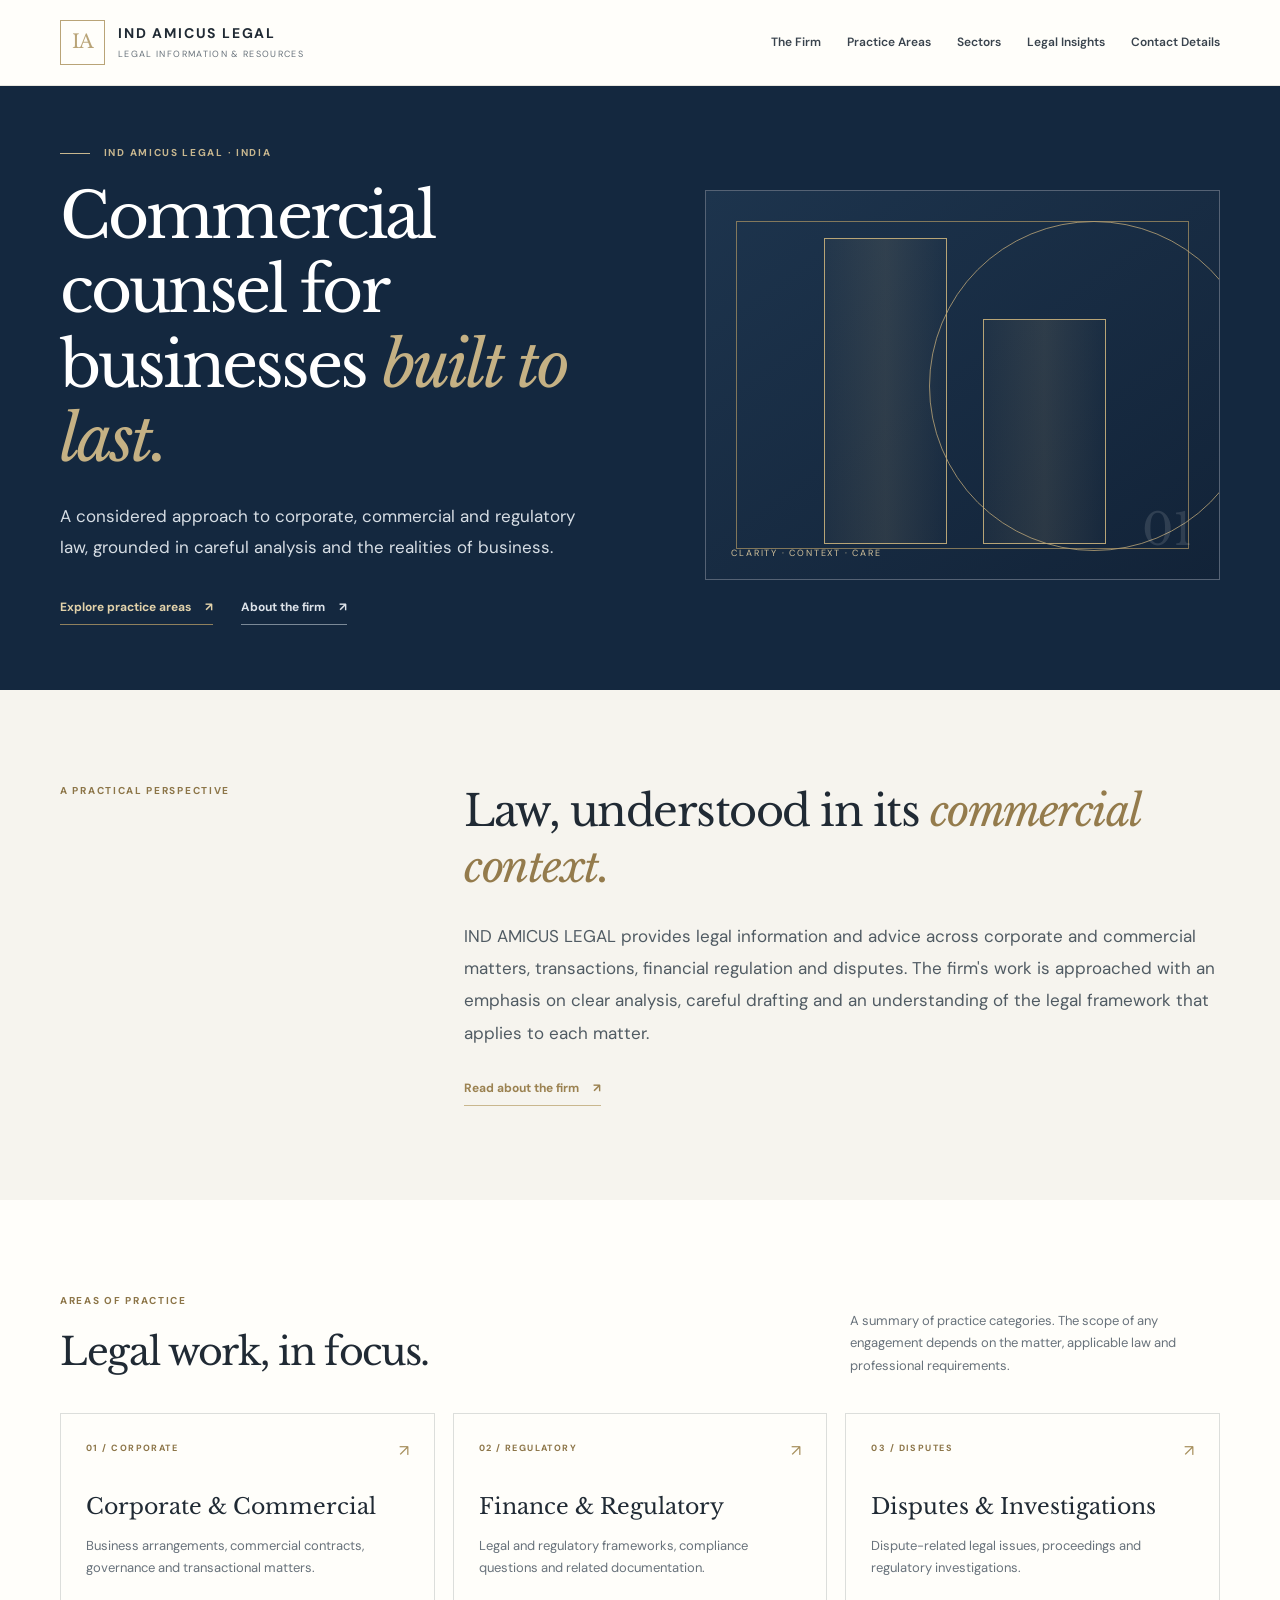
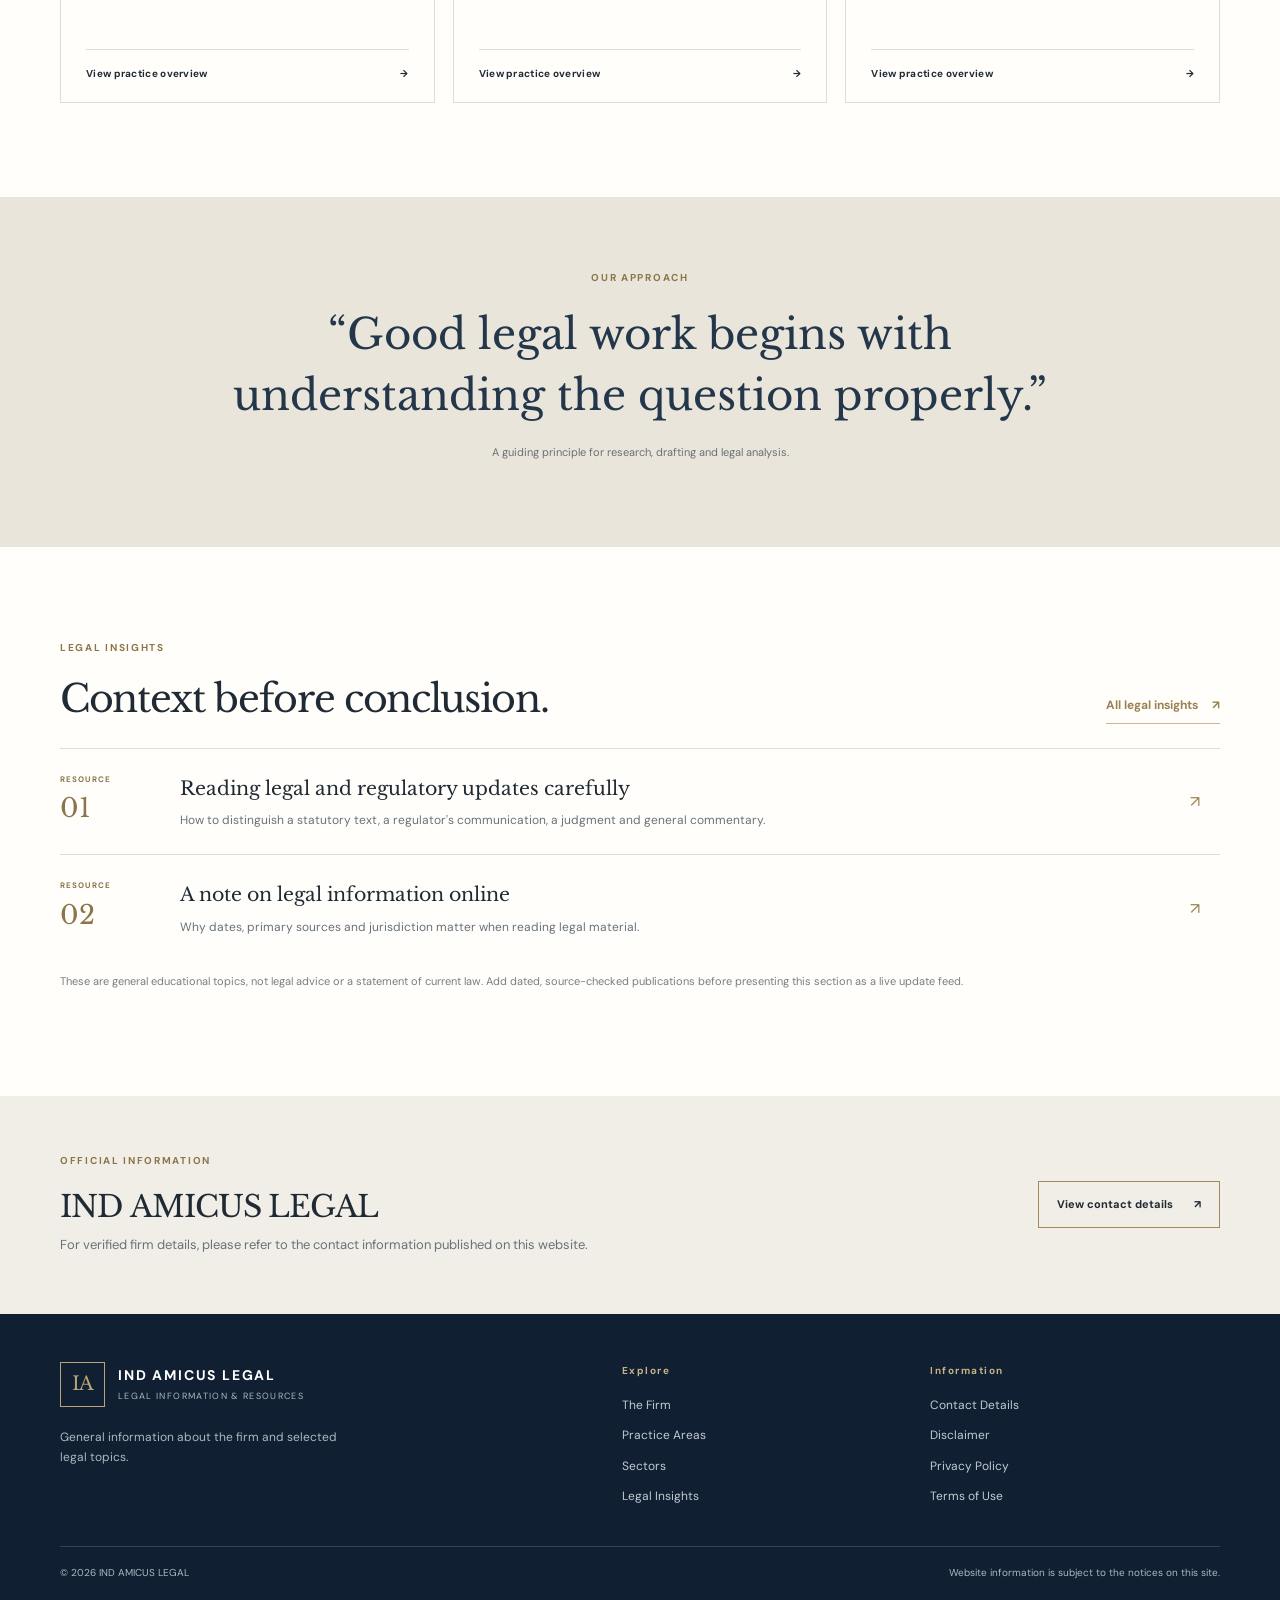
<file: index.html>
<!doctype html>
<html lang="en">
<head>
  <meta charset="utf-8">
  <meta name="viewport" content="width=device-width, initial-scale=1">
  <meta name="theme-color" content="#14283f">
  <meta name="description" content="Official website of IND AMICUS LEGAL. General information about the firm, its practice areas and legal updates.">
  <title>IND AMICUS LEGAL | Corporate & Commercial Law</title>
  <link rel="stylesheet" href="assets/styles.css">
  <script defer src="assets/site.js"></script>
</head>
<body>
  <a class="skip-link" href="#main">Skip to content</a>
  <header class="site-header">
    <div class="container header-inner">
      <a class="brand" href="index.html" aria-label="IND AMICUS LEGAL home">
        <span class="brand-mark" aria-hidden="true">IA</span>
        <span class="brand-copy"><strong>IND AMICUS LEGAL</strong><small>LEGAL INFORMATION &amp; RESOURCES</small></span>
      </a>
      <button class="nav-toggle" aria-expanded="false" aria-controls="primary-nav" aria-label="Open navigation"><span></span><span></span><span></span></button>
      <nav id="primary-nav" class="primary-nav" aria-label="Primary navigation">
        <a href="firm.html">The Firm</a>
        <a href="practice-areas.html">Practice Areas</a>
        <a href="sectors.html">Sectors</a>
        <a href="insights.html">Legal Insights</a>
        <a href="contact.html">Contact Details</a>
      </nav>
    </div>
  </header>

  <main id="main">
    <section class="hero">
      <div class="container hero-grid">
        <div class="hero-copy">
          <p class="eyebrow"><span class="eyebrow-line"></span> IND AMICUS LEGAL · INDIA</p>
          <h1>Commercial counsel for businesses <em>built to last.</em></h1>
          <p class="hero-lede">A considered approach to corporate, commercial and regulatory law, grounded in careful analysis and the realities of business.</p>
          <div class="hero-links">
            <a class="text-link" href="practice-areas.html">Explore practice areas <span aria-hidden="true">↗</span></a>
            <a class="text-link text-link-muted" href="firm.html">About the firm <span aria-hidden="true">↗</span></a>
          </div>
        </div>
        <div class="hero-art" aria-label="Abstract architectural lines in a restrained navy and brass palette" role="img">
          <div class="art-frame"></div><div class="art-column art-column-one"></div><div class="art-column art-column-two"></div>
          <div class="art-arc"></div><div class="art-caption">CLARITY · CONTEXT · CARE</div>
          <span class="art-number">01</span>
        </div>
      </div>
    </section>

    <section class="intro section-pad">
      <div class="container intro-grid">
        <p class="eyebrow">A PRACTICAL PERSPECTIVE</p>
        <div>
          <h2>Law, understood in its <em>commercial context.</em></h2>
          <p class="body-large">IND AMICUS LEGAL provides legal information and advice across corporate and commercial matters, transactions, financial regulation and disputes. The firm's work is approached with an emphasis on clear analysis, careful drafting and an understanding of the legal framework that applies to each matter.</p>
          <a class="text-link" href="firm.html">Read about the firm <span aria-hidden="true">↗</span></a>
        </div>
      </div>
    </section>

    <section class="practice-section section-pad">
      <div class="container">
        <div class="section-heading">
          <div><p class="eyebrow">AREAS OF PRACTICE</p><h2>Legal work, in focus.</h2></div>
          <p class="section-note">A summary of practice categories. The scope of any engagement depends on the matter, applicable law and professional requirements.</p>
        </div>
        <div class="card-grid three">
          <a class="practice-card" href="practice-areas.html#corporate">
            <span class="card-index">01 / CORPORATE</span><span class="card-icon" aria-hidden="true">↗</span>
            <h3>Corporate &amp; Commercial</h3><p>Business arrangements, commercial contracts, governance and transactional matters.</p>
            <span class="card-footer">View practice overview <span>→</span></span>
          </a>
          <a class="practice-card" href="practice-areas.html#finance">
            <span class="card-index">02 / REGULATORY</span><span class="card-icon" aria-hidden="true">↗</span>
            <h3>Finance &amp; Regulatory</h3><p>Legal and regulatory frameworks, compliance questions and related documentation.</p>
            <span class="card-footer">View practice overview <span>→</span></span>
          </a>
          <a class="practice-card" href="practice-areas.html#disputes">
            <span class="card-index">03 / DISPUTES</span><span class="card-icon" aria-hidden="true">↗</span>
            <h3>Disputes &amp; Investigations</h3><p>Dispute-related legal issues, proceedings and regulatory investigations.</p>
            <span class="card-footer">View practice overview <span>→</span></span>
          </a>
        </div>
      </div>
    </section>

    <section class="statement-band">
      <div class="container statement-inner">
        <p class="eyebrow">OUR APPROACH</p>
        <blockquote>“Good legal work begins with understanding the question properly.”</blockquote>
        <p class="statement-caption">A guiding principle for research, drafting and legal analysis.</p>
      </div>
    </section>

    <section class="insights-preview section-pad">
      <div class="container">
        <div class="section-heading">
          <div><p class="eyebrow">LEGAL INSIGHTS</p><h2>Context before conclusion.</h2></div>
          <a class="text-link" href="insights.html">All legal insights <span aria-hidden="true">↗</span></a>
        </div>
        <div class="insight-row">
          <div class="insight-date"><span>RESOURCE</span><strong>01</strong></div>
          <div class="insight-main"><h3><a href="insights.html#editorial-policy">Reading legal and regulatory updates carefully</a></h3><p>How to distinguish a statutory text, a regulator's communication, a judgment and general commentary.</p></div>
          <span class="insight-arrow" aria-hidden="true">↗</span>
        </div>
        <div class="insight-row">
          <div class="insight-date"><span>RESOURCE</span><strong>02</strong></div>
          <div class="insight-main"><h3><a href="insights.html#editorial-policy">A note on legal information online</a></h3><p>Why dates, primary sources and jurisdiction matter when reading legal material.</p></div>
          <span class="insight-arrow" aria-hidden="true">↗</span>
        </div>
        <p class="small-note">These are general educational topics, not legal advice or a statement of current law. Add dated, source-checked publications before presenting this section as a live update feed.</p>
      </div>
    </section>

    <section class="contact-strip">
      <div class="container contact-strip-inner">
        <div><p class="eyebrow">OFFICIAL INFORMATION</p><h2>IND AMICUS LEGAL</h2><p>For verified firm details, please refer to the contact information published on this website.</p></div>
        <a class="outline-link" href="contact.html">View contact details <span aria-hidden="true">↗</span></a>
      </div>
    </section>
  </main>

  <footer class="site-footer">
    <div class="container footer-top">
      <div class="footer-brand"><a class="brand brand-light" href="index.html"><span class="brand-mark">IA</span><span class="brand-copy"><strong>IND AMICUS LEGAL</strong><small>LEGAL INFORMATION &amp; RESOURCES</small></span></a><p>General information about the firm and selected legal topics.</p></div>
      <div class="footer-links"><strong>Explore</strong><a href="firm.html">The Firm</a><a href="practice-areas.html">Practice Areas</a><a href="sectors.html">Sectors</a><a href="insights.html">Legal Insights</a></div>
      <div class="footer-links"><strong>Information</strong><a href="contact.html">Contact Details</a><a href="disclaimer.html">Disclaimer</a><a href="privacy.html">Privacy Policy</a><a href="terms.html">Terms of Use</a></div>
    </div>
    <div class="container footer-bottom"><span>© <span data-year></span> IND AMICUS LEGAL</span><span>Website information is subject to the notices on this site.</span></div>
  </footer>
</body>
</html>
</file>
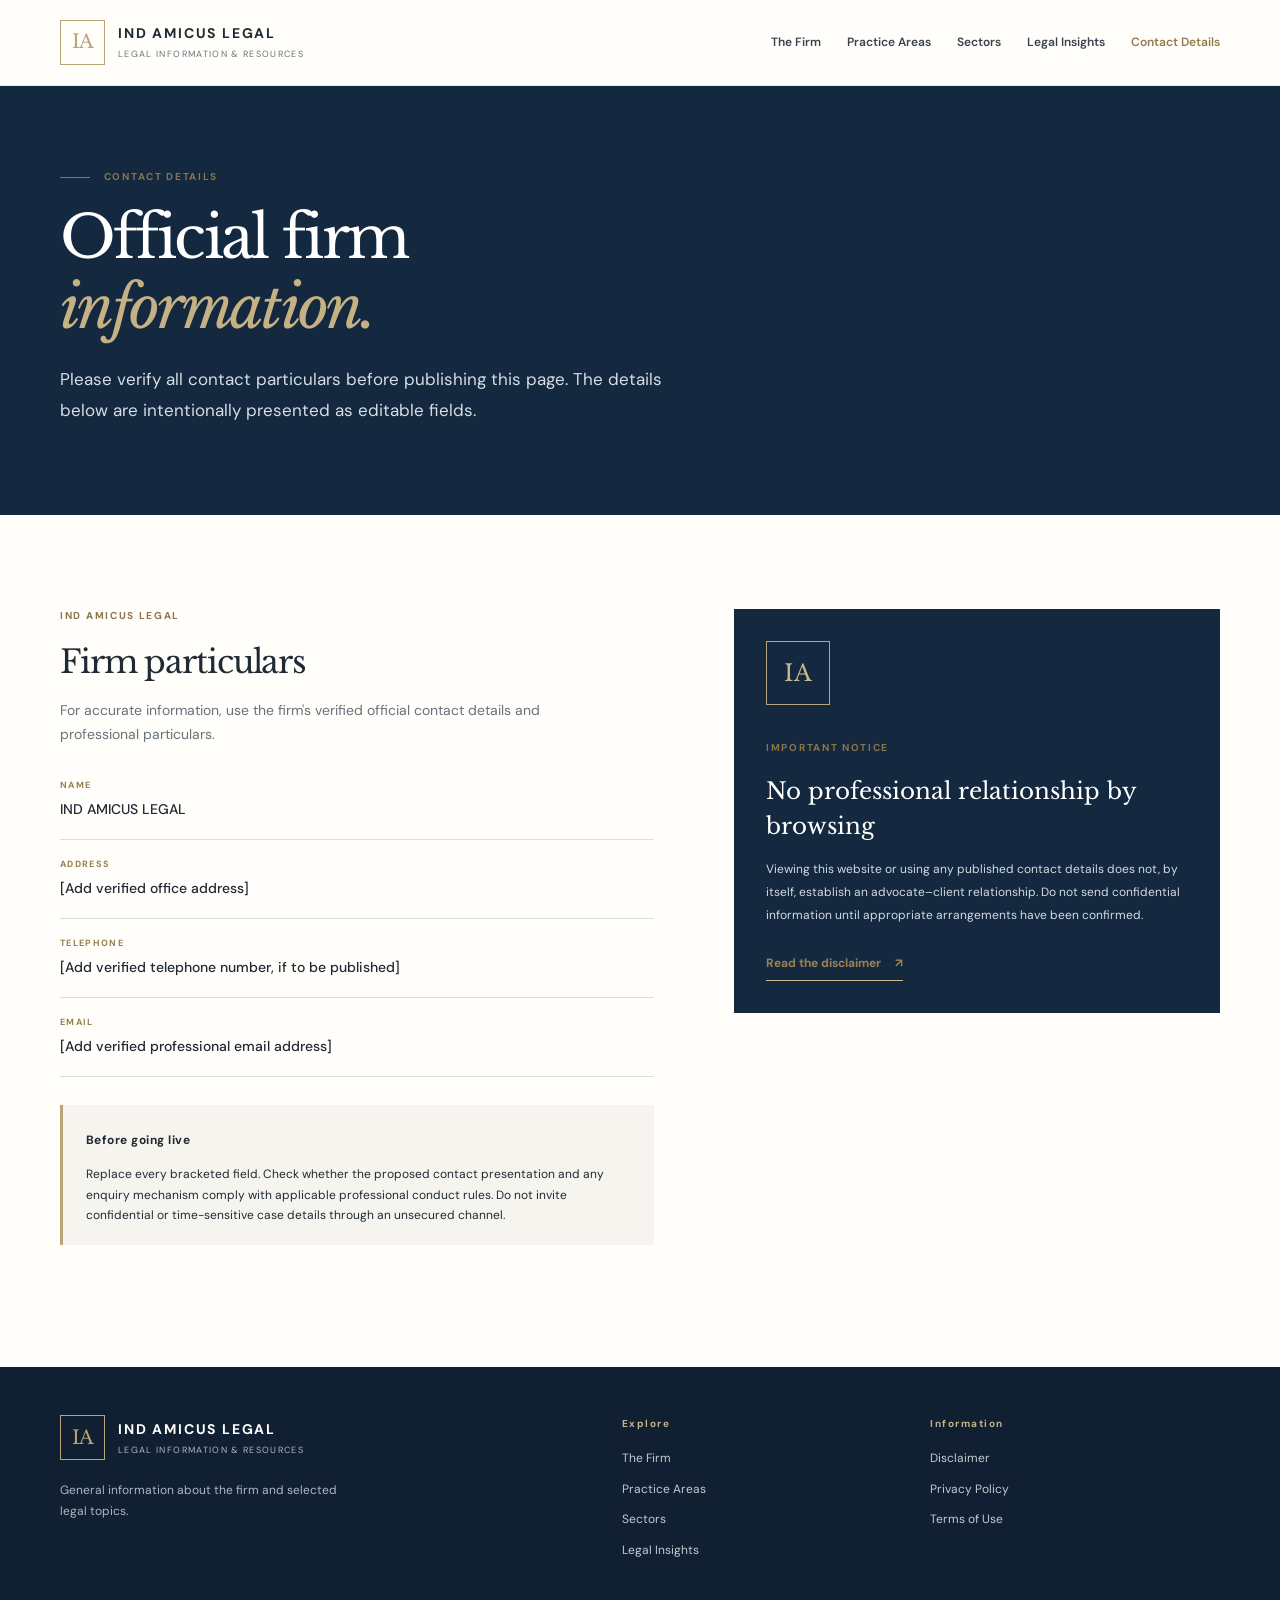
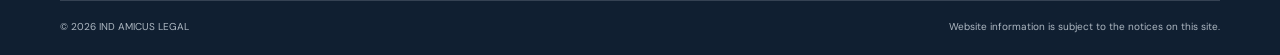
<file: contact.html>
<!doctype html>
<html lang="en"><head><meta charset="utf-8"><meta name="viewport" content="width=device-width, initial-scale=1"><meta name="description" content="Official contact information for IND AMICUS LEGAL."><title>Contact Details | IND AMICUS LEGAL</title><link rel="stylesheet" href="assets/styles.css"><script defer src="assets/site.js"></script></head>
<body><a class="skip-link" href="#main">Skip to content</a><header class="site-header"><div class="container header-inner"><a class="brand" href="index.html"><span class="brand-mark">IA</span><span class="brand-copy"><strong>IND AMICUS LEGAL</strong><small>LEGAL INFORMATION &amp; RESOURCES</small></span></a><button class="nav-toggle" aria-expanded="false" aria-controls="primary-nav" aria-label="Open navigation"><span></span><span></span><span></span></button><nav id="primary-nav" class="primary-nav" aria-label="Primary navigation"><a href="firm.html">The Firm</a><a href="practice-areas.html">Practice Areas</a><a href="sectors.html">Sectors</a><a href="insights.html">Legal Insights</a><a href="contact.html" aria-current="page">Contact Details</a></nav></div></header>
<main id="main"><section class="page-hero"><div class="container"><p class="eyebrow"><span class="eyebrow-line"></span> CONTACT DETAILS</p><h1>Official firm<br><em>information.</em></h1><p class="hero-lede">Please verify all contact particulars before publishing this page. The details below are intentionally presented as editable fields.</p></div></section>
<section class="section-pad"><div class="container contact-grid"><div class="contact-copy"><p class="eyebrow">IND AMICUS LEGAL</p><h2>Firm particulars</h2><p>For accurate information, use the firm's verified official contact details and professional particulars.</p><div class="contact-item"><span>NAME</span><strong>IND AMICUS LEGAL</strong></div><div class="contact-item"><span>ADDRESS</span><strong>[Add verified office address]</strong></div><div class="contact-item"><span>TELEPHONE</span><strong>[Add verified telephone number, if to be published]</strong></div><div class="contact-item"><span>EMAIL</span><strong>[Add verified professional email address]</strong></div><div class="note-panel"><strong>Before going live</strong><p>Replace every bracketed field. Check whether the proposed contact presentation and any enquiry mechanism comply with applicable professional conduct rules. Do not invite confidential or time-sensitive case details through an unsecured channel.</p></div></div><div class="contact-aside"><div class="aside-monogram">IA</div><p class="eyebrow">IMPORTANT NOTICE</p><h3>No professional relationship by browsing</h3><p>Viewing this website or using any published contact details does not, by itself, establish an advocate–client relationship. Do not send confidential information until appropriate arrangements have been confirmed.</p><a class="text-link" href="disclaimer.html">Read the disclaimer <span aria-hidden="true">↗</span></a></div></div></section></main>
<footer class="site-footer"><div class="container footer-top"><div class="footer-brand"><a class="brand brand-light" href="index.html"><span class="brand-mark">IA</span><span class="brand-copy"><strong>IND AMICUS LEGAL</strong><small>LEGAL INFORMATION &amp; RESOURCES</small></span></a><p>General information about the firm and selected legal topics.</p></div><div class="footer-links"><strong>Explore</strong><a href="firm.html">The Firm</a><a href="practice-areas.html">Practice Areas</a><a href="sectors.html">Sectors</a><a href="insights.html">Legal Insights</a></div><div class="footer-links"><strong>Information</strong><a href="disclaimer.html">Disclaimer</a><a href="privacy.html">Privacy Policy</a><a href="terms.html">Terms of Use</a></div></div><div class="container footer-bottom"><span>© <span data-year></span> IND AMICUS LEGAL</span><span>Website information is subject to the notices on this site.</span></div></footer></body></html>
</file>
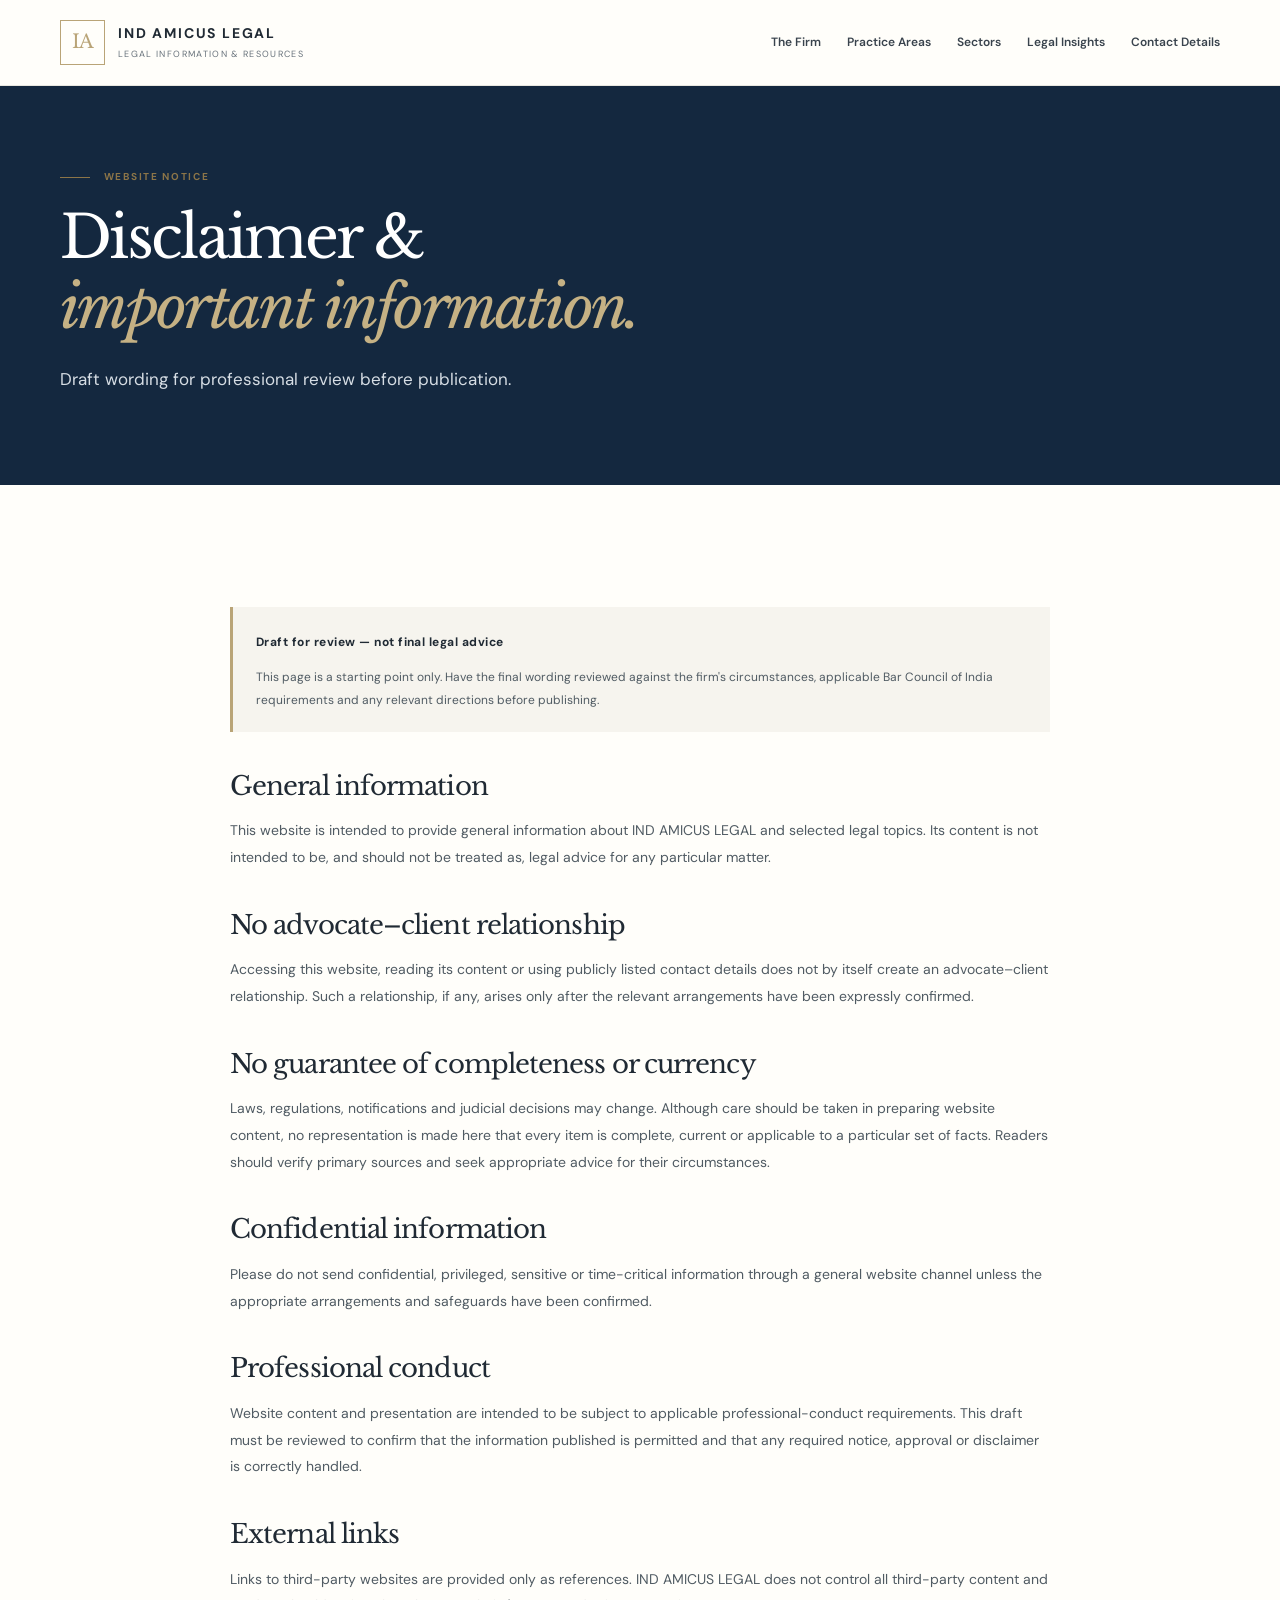
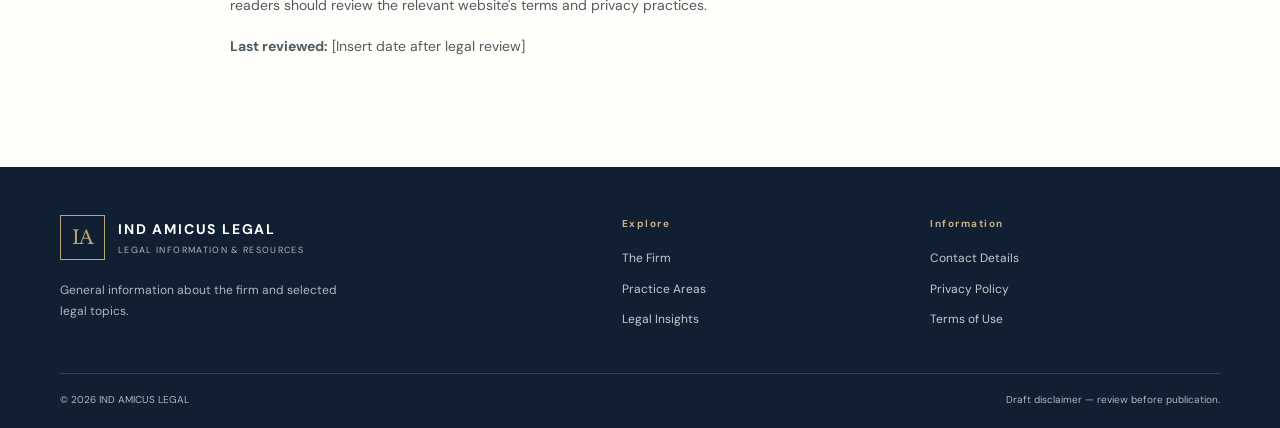
<file: disclaimer.html>
<!doctype html>
<html lang="en"><head><meta charset="utf-8"><meta name="viewport" content="width=device-width, initial-scale=1"><meta name="description" content="Disclaimer for the IND AMICUS LEGAL website."><title>Disclaimer | IND AMICUS LEGAL</title><link rel="stylesheet" href="assets/styles.css"><script defer src="assets/site.js"></script></head>
<body><a class="skip-link" href="#main">Skip to content</a><header class="site-header"><div class="container header-inner"><a class="brand" href="index.html"><span class="brand-mark">IA</span><span class="brand-copy"><strong>IND AMICUS LEGAL</strong><small>LEGAL INFORMATION &amp; RESOURCES</small></span></a><button class="nav-toggle" aria-expanded="false" aria-controls="primary-nav" aria-label="Open navigation"><span></span><span></span><span></span></button><nav id="primary-nav" class="primary-nav" aria-label="Primary navigation"><a href="firm.html">The Firm</a><a href="practice-areas.html">Practice Areas</a><a href="sectors.html">Sectors</a><a href="insights.html">Legal Insights</a><a href="contact.html">Contact Details</a></nav></div></header>
<main id="main"><section class="page-hero"><div class="container"><p class="eyebrow"><span class="eyebrow-line"></span> WEBSITE NOTICE</p><h1>Disclaimer &amp;<br><em>important information.</em></h1><p class="hero-lede">Draft wording for professional review before publication.</p></div></section><section class="section-pad"><div class="container narrow prose"><div class="note-panel"><strong>Draft for review — not final legal advice</strong><p>This page is a starting point only. Have the final wording reviewed against the firm's circumstances, applicable Bar Council of India requirements and any relevant directions before publishing.</p></div>
<h2>General information</h2><p>This website is intended to provide general information about IND AMICUS LEGAL and selected legal topics. Its content is not intended to be, and should not be treated as, legal advice for any particular matter.</p>
<h2>No advocate–client relationship</h2><p>Accessing this website, reading its content or using publicly listed contact details does not by itself create an advocate–client relationship. Such a relationship, if any, arises only after the relevant arrangements have been expressly confirmed.</p>
<h2>No guarantee of completeness or currency</h2><p>Laws, regulations, notifications and judicial decisions may change. Although care should be taken in preparing website content, no representation is made here that every item is complete, current or applicable to a particular set of facts. Readers should verify primary sources and seek appropriate advice for their circumstances.</p>
<h2>Confidential information</h2><p>Please do not send confidential, privileged, sensitive or time-critical information through a general website channel unless the appropriate arrangements and safeguards have been confirmed.</p>
<h2>Professional conduct</h2><p>Website content and presentation are intended to be subject to applicable professional-conduct requirements. This draft must be reviewed to confirm that the information published is permitted and that any required notice, approval or disclaimer is correctly handled.</p>
<h2>External links</h2><p>Links to third-party websites are provided only as references. IND AMICUS LEGAL does not control all third-party content and readers should review the relevant website's terms and privacy practices.</p>
<p><strong>Last reviewed:</strong> [Insert date after legal review]</p></div></section></main>
<footer class="site-footer"><div class="container footer-top"><div class="footer-brand"><a class="brand brand-light" href="index.html"><span class="brand-mark">IA</span><span class="brand-copy"><strong>IND AMICUS LEGAL</strong><small>LEGAL INFORMATION &amp; RESOURCES</small></span></a><p>General information about the firm and selected legal topics.</p></div><div class="footer-links"><strong>Explore</strong><a href="firm.html">The Firm</a><a href="practice-areas.html">Practice Areas</a><a href="insights.html">Legal Insights</a></div><div class="footer-links"><strong>Information</strong><a href="contact.html">Contact Details</a><a href="privacy.html">Privacy Policy</a><a href="terms.html">Terms of Use</a></div></div><div class="container footer-bottom"><span>© <span data-year></span> IND AMICUS LEGAL</span><span>Draft disclaimer — review before publication.</span></div></footer></body></html>
</file>
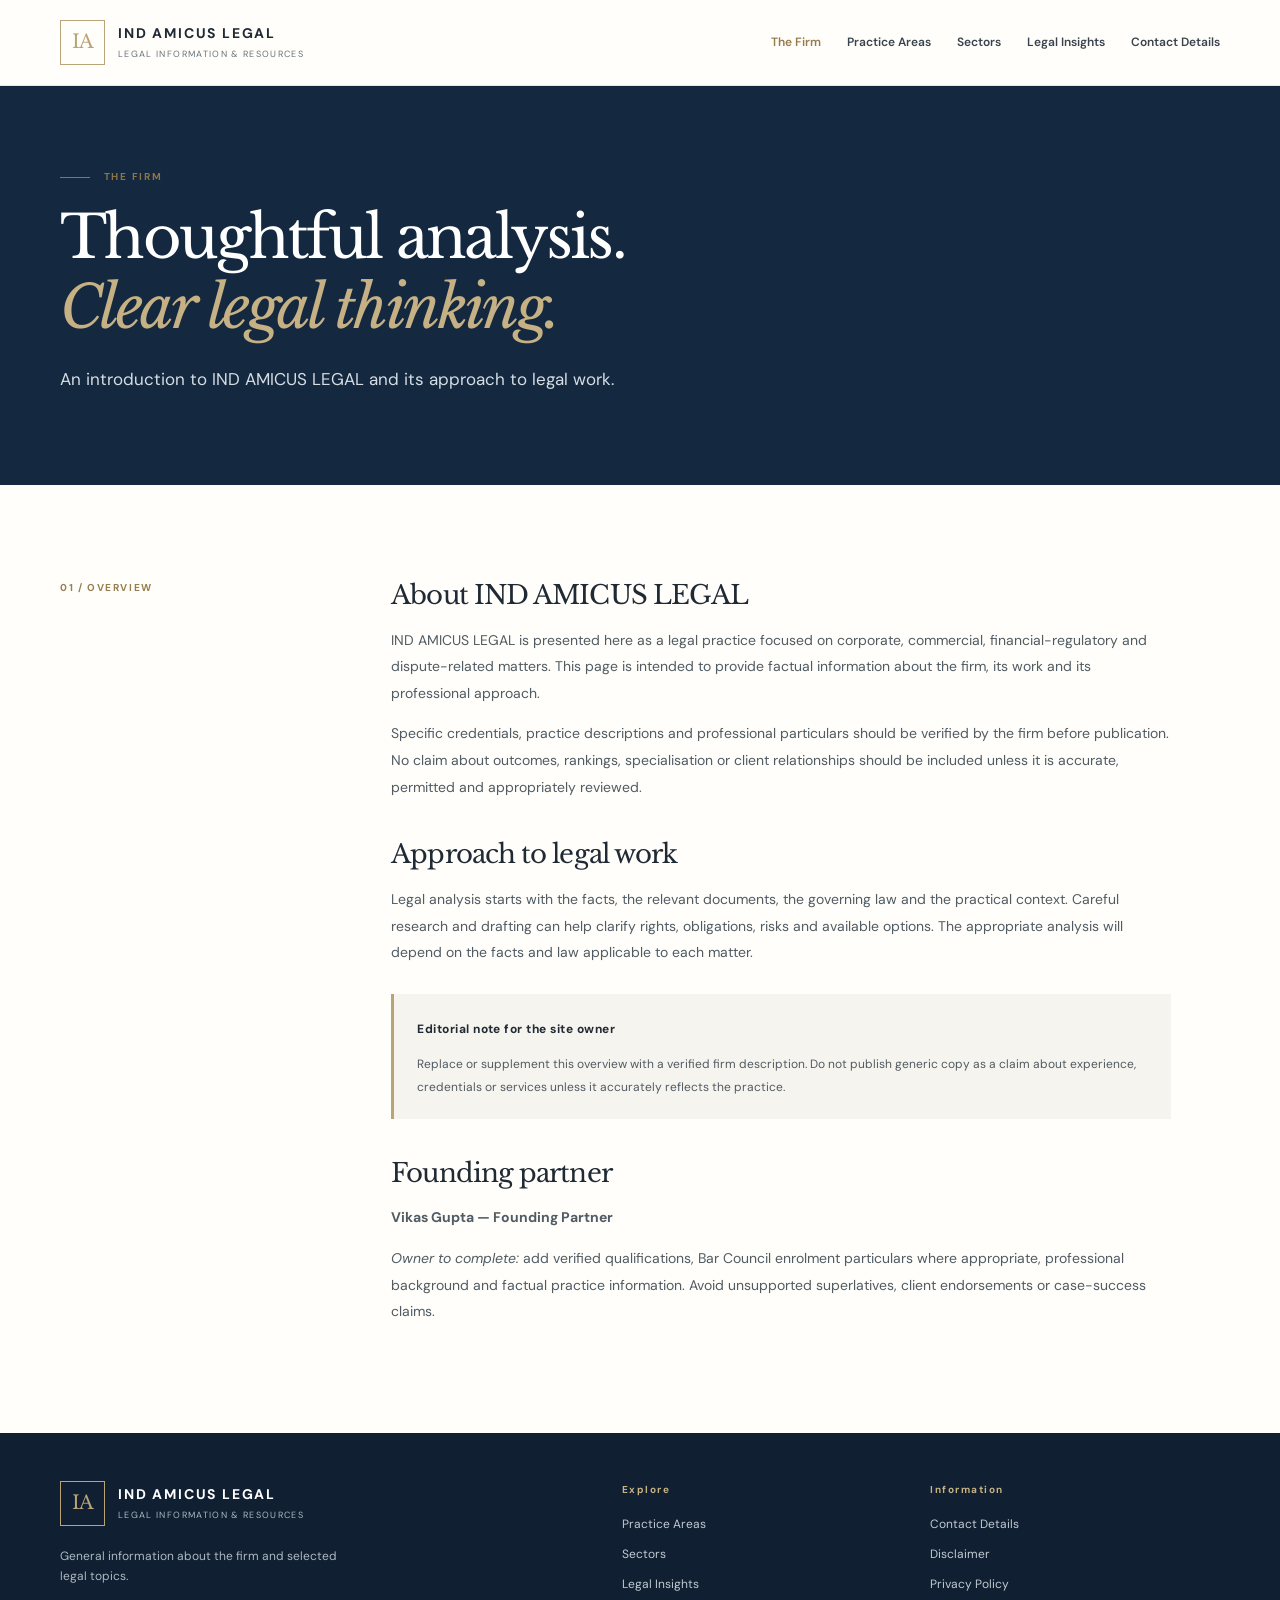
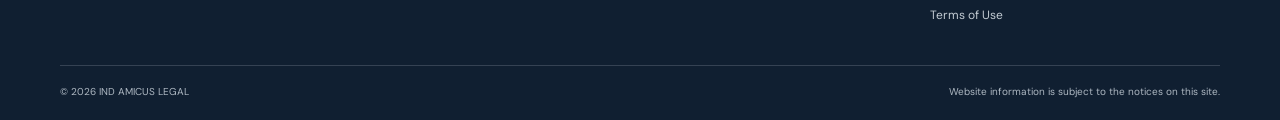
<file: firm.html>
<!doctype html>
<html lang="en"><head><meta charset="utf-8"><meta name="viewport" content="width=device-width, initial-scale=1"><meta name="description" content="General information about IND AMICUS LEGAL and its professional approach."><title>The Firm | IND AMICUS LEGAL</title><link rel="stylesheet" href="assets/styles.css"><script defer src="assets/site.js"></script></head>
<body><a class="skip-link" href="#main">Skip to content</a><header class="site-header"><div class="container header-inner"><a class="brand" href="index.html"><span class="brand-mark">IA</span><span class="brand-copy"><strong>IND AMICUS LEGAL</strong><small>LEGAL INFORMATION &amp; RESOURCES</small></span></a><button class="nav-toggle" aria-expanded="false" aria-controls="primary-nav" aria-label="Open navigation"><span></span><span></span><span></span></button><nav id="primary-nav" class="primary-nav" aria-label="Primary navigation"><a href="firm.html" aria-current="page">The Firm</a><a href="practice-areas.html">Practice Areas</a><a href="sectors.html">Sectors</a><a href="insights.html">Legal Insights</a><a href="contact.html">Contact Details</a></nav></div></header>
<main id="main"><section class="page-hero"><div class="container"><p class="eyebrow"><span class="eyebrow-line"></span> THE FIRM</p><h1>Thoughtful analysis.<br><em>Clear legal thinking.</em></h1><p class="hero-lede">An introduction to IND AMICUS LEGAL and its approach to legal work.</p></div></section>
<section class="section-pad"><div class="container content-grid"><aside class="side-label">01 / OVERVIEW</aside><div class="prose"><h2>About IND AMICUS LEGAL</h2><p>IND AMICUS LEGAL is presented here as a legal practice focused on corporate, commercial, financial-regulatory and dispute-related matters. This page is intended to provide factual information about the firm, its work and its professional approach.</p><p>Specific credentials, practice descriptions and professional particulars should be verified by the firm before publication. No claim about outcomes, rankings, specialisation or client relationships should be included unless it is accurate, permitted and appropriately reviewed.</p><h2>Approach to legal work</h2><p>Legal analysis starts with the facts, the relevant documents, the governing law and the practical context. Careful research and drafting can help clarify rights, obligations, risks and available options. The appropriate analysis will depend on the facts and law applicable to each matter.</p><div class="note-panel"><strong>Editorial note for the site owner</strong><p>Replace or supplement this overview with a verified firm description. Do not publish generic copy as a claim about experience, credentials or services unless it accurately reflects the practice.</p></div><h2>Founding partner</h2><p><strong>Vikas Gupta — Founding Partner</strong></p><p><em>Owner to complete:</em> add verified qualifications, Bar Council enrolment particulars where appropriate, professional background and factual practice information. Avoid unsupported superlatives, client endorsements or case-success claims.</p></div></div></section></main>
<footer class="site-footer"><div class="container footer-top"><div class="footer-brand"><a class="brand brand-light" href="index.html"><span class="brand-mark">IA</span><span class="brand-copy"><strong>IND AMICUS LEGAL</strong><small>LEGAL INFORMATION &amp; RESOURCES</small></span></a><p>General information about the firm and selected legal topics.</p></div><div class="footer-links"><strong>Explore</strong><a href="practice-areas.html">Practice Areas</a><a href="sectors.html">Sectors</a><a href="insights.html">Legal Insights</a></div><div class="footer-links"><strong>Information</strong><a href="contact.html">Contact Details</a><a href="disclaimer.html">Disclaimer</a><a href="privacy.html">Privacy Policy</a><a href="terms.html">Terms of Use</a></div></div><div class="container footer-bottom"><span>© <span data-year></span> IND AMICUS LEGAL</span><span>Website information is subject to the notices on this site.</span></div></footer></body></html>
</file>
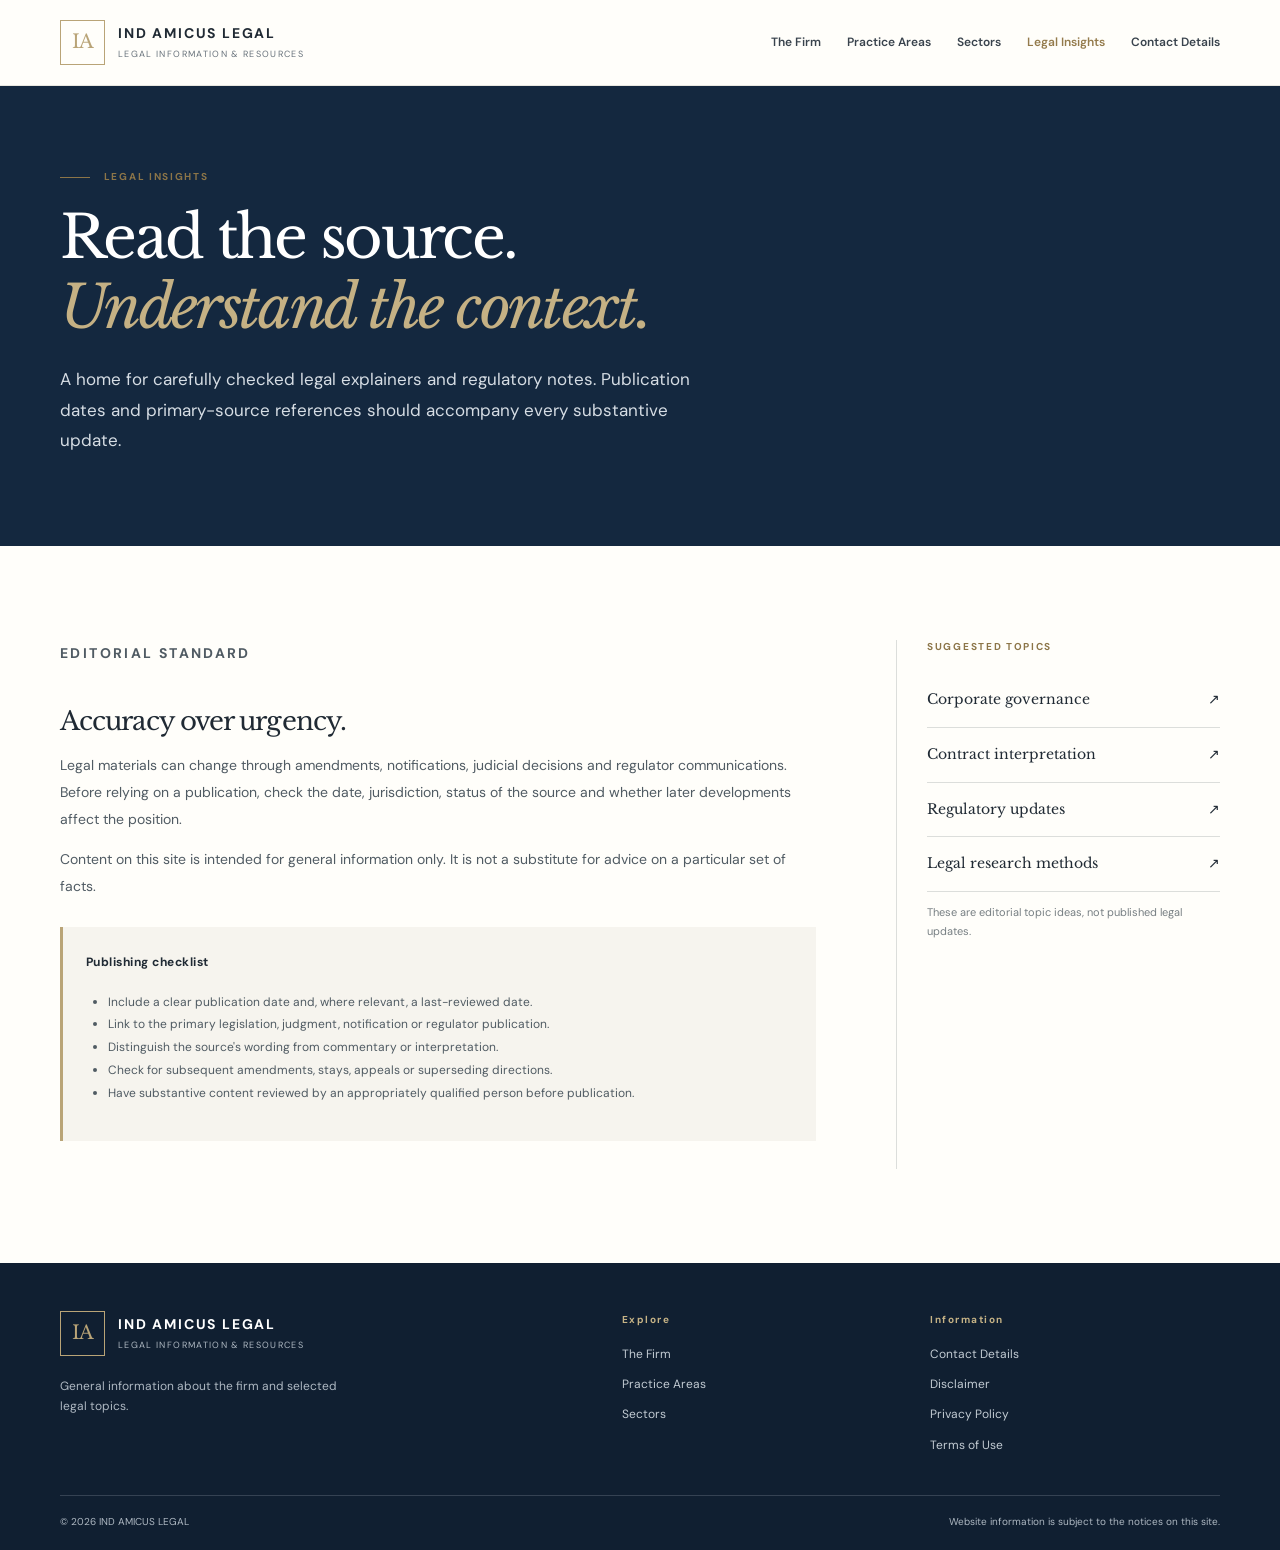
<file: insights.html>
<!doctype html>
<html lang="en"><head><meta charset="utf-8"><meta name="viewport" content="width=device-width, initial-scale=1"><meta name="description" content="General legal information and editorial guidance from IND AMICUS LEGAL."><title>Legal Insights | IND AMICUS LEGAL</title><link rel="stylesheet" href="assets/styles.css"><script defer src="assets/site.js"></script></head>
<body><a class="skip-link" href="#main">Skip to content</a><header class="site-header"><div class="container header-inner"><a class="brand" href="index.html"><span class="brand-mark">IA</span><span class="brand-copy"><strong>IND AMICUS LEGAL</strong><small>LEGAL INFORMATION &amp; RESOURCES</small></span></a><button class="nav-toggle" aria-expanded="false" aria-controls="primary-nav" aria-label="Open navigation"><span></span><span></span><span></span></button><nav id="primary-nav" class="primary-nav" aria-label="Primary navigation"><a href="firm.html">The Firm</a><a href="practice-areas.html">Practice Areas</a><a href="sectors.html">Sectors</a><a href="insights.html" aria-current="page">Legal Insights</a><a href="contact.html">Contact Details</a></nav></div></header>
<main id="main"><section class="page-hero"><div class="container"><p class="eyebrow"><span class="eyebrow-line"></span> LEGAL INSIGHTS</p><h1>Read the source.<br><em>Understand the context.</em></h1><p class="hero-lede">A home for carefully checked legal explainers and regulatory notes. Publication dates and primary-source references should accompany every substantive update.</p></div></section>
<section class="section-pad"><div class="container insights-layout"><div class="prose"><p class="eyebrow">EDITORIAL STANDARD</p><h2>Accuracy over urgency.</h2><p>Legal materials can change through amendments, notifications, judicial decisions and regulator communications. Before relying on a publication, check the date, jurisdiction, status of the source and whether later developments affect the position.</p><p>Content on this site is intended for general information only. It is not a substitute for advice on a particular set of facts.</p><div class="note-panel" id="editorial-policy"><strong>Publishing checklist</strong><ul><li>Include a clear publication date and, where relevant, a last-reviewed date.</li><li>Link to the primary legislation, judgment, notification or regulator publication.</li><li>Distinguish the source's wording from commentary or interpretation.</li><li>Check for subsequent amendments, stays, appeals or superseding directions.</li><li>Have substantive content reviewed by an appropriately qualified person before publication.</li></ul></div></div><aside class="insights-sidebar"><p class="eyebrow">SUGGESTED TOPICS</p><div class="topic-link">Corporate governance <span>↗</span></div><div class="topic-link">Contract interpretation <span>↗</span></div><div class="topic-link">Regulatory updates <span>↗</span></div><div class="topic-link">Legal research methods <span>↗</span></div><p class="small-note">These are editorial topic ideas, not published legal updates.</p></aside></div></section></main>
<footer class="site-footer"><div class="container footer-top"><div class="footer-brand"><a class="brand brand-light" href="index.html"><span class="brand-mark">IA</span><span class="brand-copy"><strong>IND AMICUS LEGAL</strong><small>LEGAL INFORMATION &amp; RESOURCES</small></span></a><p>General information about the firm and selected legal topics.</p></div><div class="footer-links"><strong>Explore</strong><a href="firm.html">The Firm</a><a href="practice-areas.html">Practice Areas</a><a href="sectors.html">Sectors</a></div><div class="footer-links"><strong>Information</strong><a href="contact.html">Contact Details</a><a href="disclaimer.html">Disclaimer</a><a href="privacy.html">Privacy Policy</a><a href="terms.html">Terms of Use</a></div></div><div class="container footer-bottom"><span>© <span data-year></span> IND AMICUS LEGAL</span><span>Website information is subject to the notices on this site.</span></div></footer></body></html>
</file>
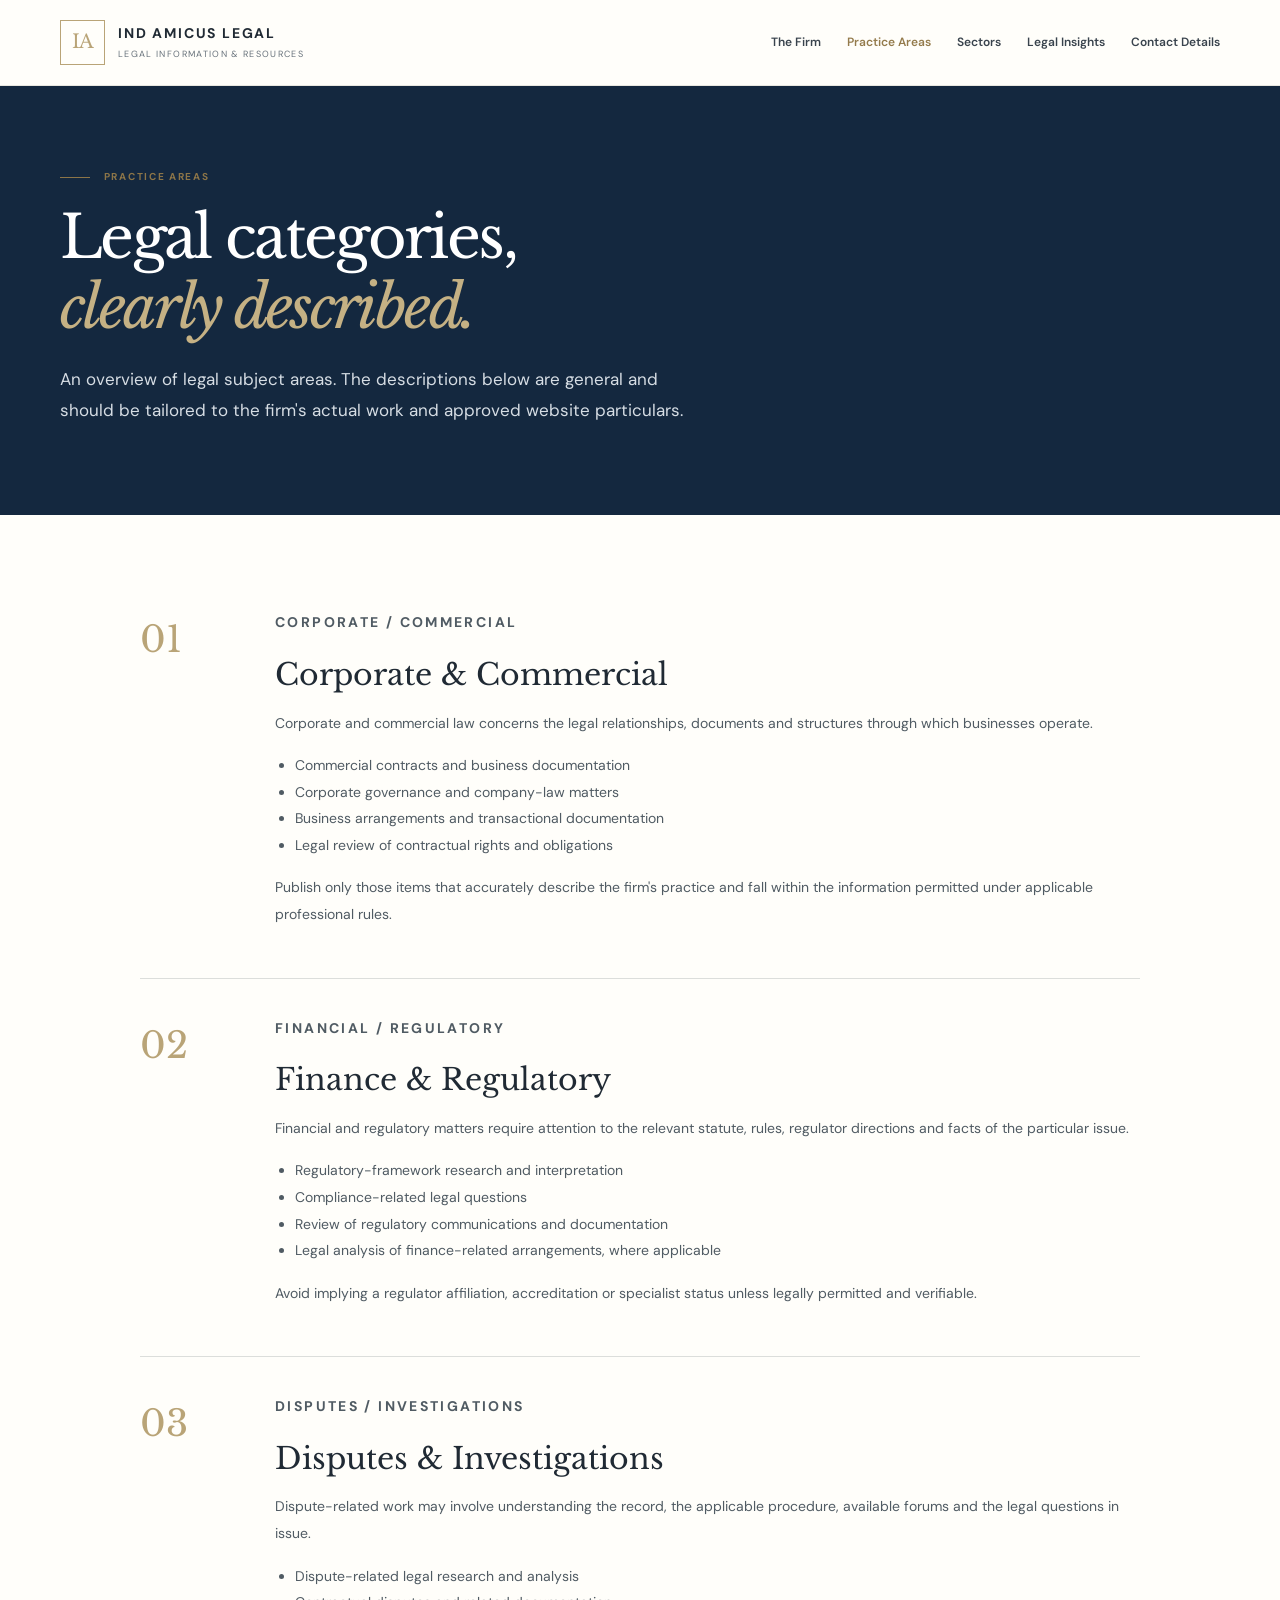
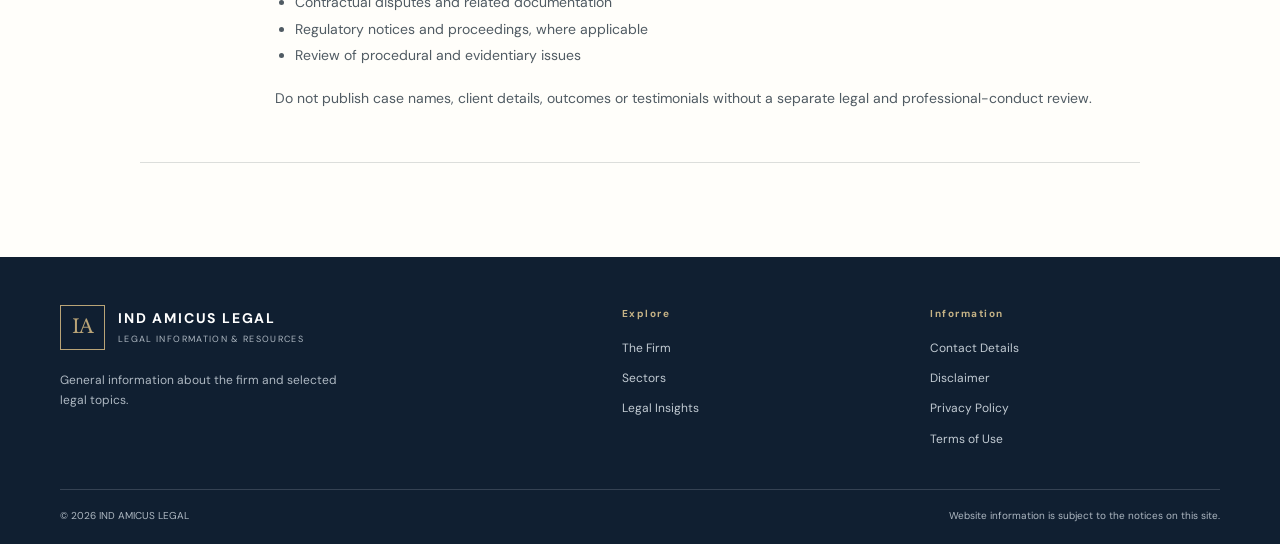
<file: practice-areas.html>
<!doctype html>
<html lang="en"><head><meta charset="utf-8"><meta name="viewport" content="width=device-width, initial-scale=1"><meta name="description" content="General descriptions of practice categories referenced by IND AMICUS LEGAL."><title>Practice Areas | IND AMICUS LEGAL</title><link rel="stylesheet" href="assets/styles.css"><script defer src="assets/site.js"></script></head>
<body><a class="skip-link" href="#main">Skip to content</a><header class="site-header"><div class="container header-inner"><a class="brand" href="index.html"><span class="brand-mark">IA</span><span class="brand-copy"><strong>IND AMICUS LEGAL</strong><small>LEGAL INFORMATION &amp; RESOURCES</small></span></a><button class="nav-toggle" aria-expanded="false" aria-controls="primary-nav" aria-label="Open navigation"><span></span><span></span><span></span></button><nav id="primary-nav" class="primary-nav" aria-label="Primary navigation"><a href="firm.html">The Firm</a><a href="practice-areas.html" aria-current="page">Practice Areas</a><a href="sectors.html">Sectors</a><a href="insights.html">Legal Insights</a><a href="contact.html">Contact Details</a></nav></div></header>
<main id="main"><section class="page-hero"><div class="container"><p class="eyebrow"><span class="eyebrow-line"></span> PRACTICE AREAS</p><h1>Legal categories,<br><em>clearly described.</em></h1><p class="hero-lede">An overview of legal subject areas. The descriptions below are general and should be tailored to the firm's actual work and approved website particulars.</p></div></section>
<section class="section-pad"><div class="container practice-detail-list">
<article class="practice-detail" id="corporate"><div class="detail-number">01</div><div><p class="eyebrow">CORPORATE / COMMERCIAL</p><h2>Corporate &amp; Commercial</h2><p>Corporate and commercial law concerns the legal relationships, documents and structures through which businesses operate.</p><ul><li>Commercial contracts and business documentation</li><li>Corporate governance and company-law matters</li><li>Business arrangements and transactional documentation</li><li>Legal review of contractual rights and obligations</li></ul><p class="small-note">Publish only those items that accurately describe the firm's practice and fall within the information permitted under applicable professional rules.</p></div></article>
<article class="practice-detail" id="finance"><div class="detail-number">02</div><div><p class="eyebrow">FINANCIAL / REGULATORY</p><h2>Finance &amp; Regulatory</h2><p>Financial and regulatory matters require attention to the relevant statute, rules, regulator directions and facts of the particular issue.</p><ul><li>Regulatory-framework research and interpretation</li><li>Compliance-related legal questions</li><li>Review of regulatory communications and documentation</li><li>Legal analysis of finance-related arrangements, where applicable</li></ul><p class="small-note">Avoid implying a regulator affiliation, accreditation or specialist status unless legally permitted and verifiable.</p></article>
<article class="practice-detail" id="disputes"><div class="detail-number">03</div><div><p class="eyebrow">DISPUTES / INVESTIGATIONS</p><h2>Disputes &amp; Investigations</h2><p>Dispute-related work may involve understanding the record, the applicable procedure, available forums and the legal questions in issue.</p><ul><li>Dispute-related legal research and analysis</li><li>Contractual disputes and related documentation</li><li>Regulatory notices and proceedings, where applicable</li><li>Review of procedural and evidentiary issues</li></ul><p class="small-note">Do not publish case names, client details, outcomes or testimonials without a separate legal and professional-conduct review.</p></div></article>
</div></section></main>
<footer class="site-footer"><div class="container footer-top"><div class="footer-brand"><a class="brand brand-light" href="index.html"><span class="brand-mark">IA</span><span class="brand-copy"><strong>IND AMICUS LEGAL</strong><small>LEGAL INFORMATION &amp; RESOURCES</small></span></a><p>General information about the firm and selected legal topics.</p></div><div class="footer-links"><strong>Explore</strong><a href="firm.html">The Firm</a><a href="sectors.html">Sectors</a><a href="insights.html">Legal Insights</a></div><div class="footer-links"><strong>Information</strong><a href="contact.html">Contact Details</a><a href="disclaimer.html">Disclaimer</a><a href="privacy.html">Privacy Policy</a><a href="terms.html">Terms of Use</a></div></div><div class="container footer-bottom"><span>© <span data-year></span> IND AMICUS LEGAL</span><span>Website information is subject to the notices on this site.</span></div></footer></body></html>
</file>
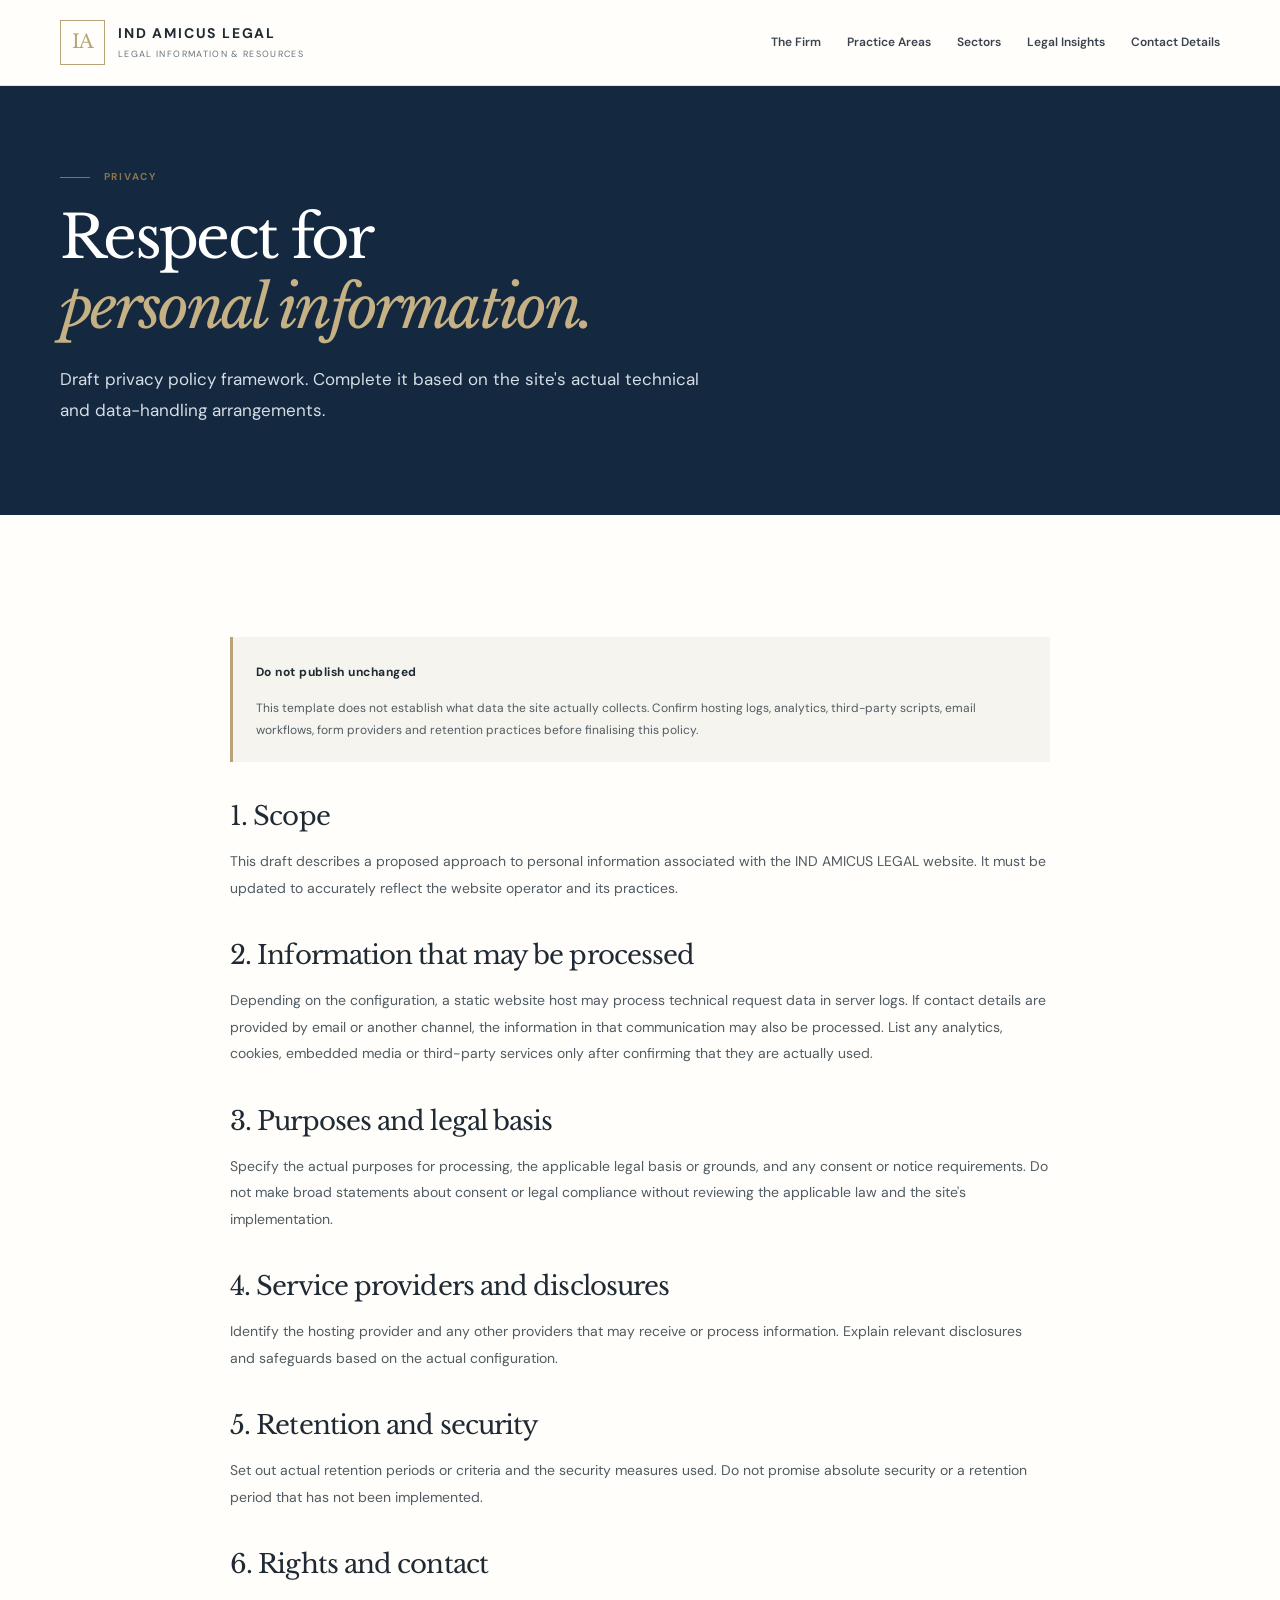
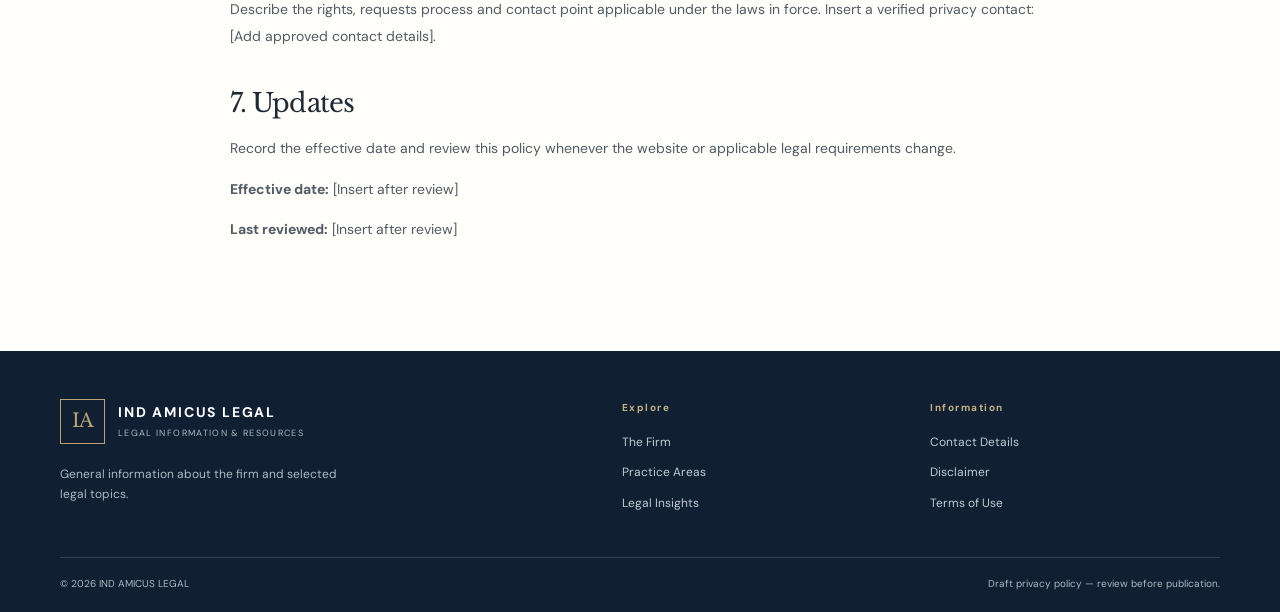
<file: privacy.html>
<!doctype html>
<html lang="en"><head><meta charset="utf-8"><meta name="viewport" content="width=device-width, initial-scale=1"><meta name="description" content="Draft privacy notice for the IND AMICUS LEGAL website."><title>Privacy Policy | IND AMICUS LEGAL</title><link rel="stylesheet" href="assets/styles.css"><script defer src="assets/site.js"></script></head>
<body><a class="skip-link" href="#main">Skip to content</a><header class="site-header"><div class="container header-inner"><a class="brand" href="index.html"><span class="brand-mark">IA</span><span class="brand-copy"><strong>IND AMICUS LEGAL</strong><small>LEGAL INFORMATION &amp; RESOURCES</small></span></a><button class="nav-toggle" aria-expanded="false" aria-controls="primary-nav" aria-label="Open navigation"><span></span><span></span><span></span></button><nav id="primary-nav" class="primary-nav" aria-label="Primary navigation"><a href="firm.html">The Firm</a><a href="practice-areas.html">Practice Areas</a><a href="sectors.html">Sectors</a><a href="insights.html">Legal Insights</a><a href="contact.html">Contact Details</a></nav></div></header>
<main id="main"><section class="page-hero"><div class="container"><p class="eyebrow"><span class="eyebrow-line"></span> PRIVACY</p><h1>Respect for<br><em>personal information.</em></h1><p class="hero-lede">Draft privacy policy framework. Complete it based on the site's actual technical and data-handling arrangements.</p></div></section><section class="section-pad"><div class="container narrow prose"><div class="note-panel"><strong>Do not publish unchanged</strong><p>This template does not establish what data the site actually collects. Confirm hosting logs, analytics, third-party scripts, email workflows, form providers and retention practices before finalising this policy.</p></div>
<h2>1. Scope</h2><p>This draft describes a proposed approach to personal information associated with the IND AMICUS LEGAL website. It must be updated to accurately reflect the website operator and its practices.</p>
<h2>2. Information that may be processed</h2><p>Depending on the configuration, a static website host may process technical request data in server logs. If contact details are provided by email or another channel, the information in that communication may also be processed. List any analytics, cookies, embedded media or third-party services only after confirming that they are actually used.</p>
<h2>3. Purposes and legal basis</h2><p>Specify the actual purposes for processing, the applicable legal basis or grounds, and any consent or notice requirements. Do not make broad statements about consent or legal compliance without reviewing the applicable law and the site's implementation.</p>
<h2>4. Service providers and disclosures</h2><p>Identify the hosting provider and any other providers that may receive or process information. Explain relevant disclosures and safeguards based on the actual configuration.</p>
<h2>5. Retention and security</h2><p>Set out actual retention periods or criteria and the security measures used. Do not promise absolute security or a retention period that has not been implemented.</p>
<h2>6. Rights and contact</h2><p>Describe the rights, requests process and contact point applicable under the laws in force. Insert a verified privacy contact: [Add approved contact details].</p>
<h2>7. Updates</h2><p>Record the effective date and review this policy whenever the website or applicable legal requirements change.</p>
<p><strong>Effective date:</strong> [Insert after review]</p><p><strong>Last reviewed:</strong> [Insert after review]</p></div></section></main>
<footer class="site-footer"><div class="container footer-top"><div class="footer-brand"><a class="brand brand-light" href="index.html"><span class="brand-mark">IA</span><span class="brand-copy"><strong>IND AMICUS LEGAL</strong><small>LEGAL INFORMATION &amp; RESOURCES</small></span></a><p>General information about the firm and selected legal topics.</p></div><div class="footer-links"><strong>Explore</strong><a href="firm.html">The Firm</a><a href="practice-areas.html">Practice Areas</a><a href="insights.html">Legal Insights</a></div><div class="footer-links"><strong>Information</strong><a href="contact.html">Contact Details</a><a href="disclaimer.html">Disclaimer</a><a href="terms.html">Terms of Use</a></div></div><div class="container footer-bottom"><span>© <span data-year></span> IND AMICUS LEGAL</span><span>Draft privacy policy — review before publication.</span></div></footer></body></html>
</file>
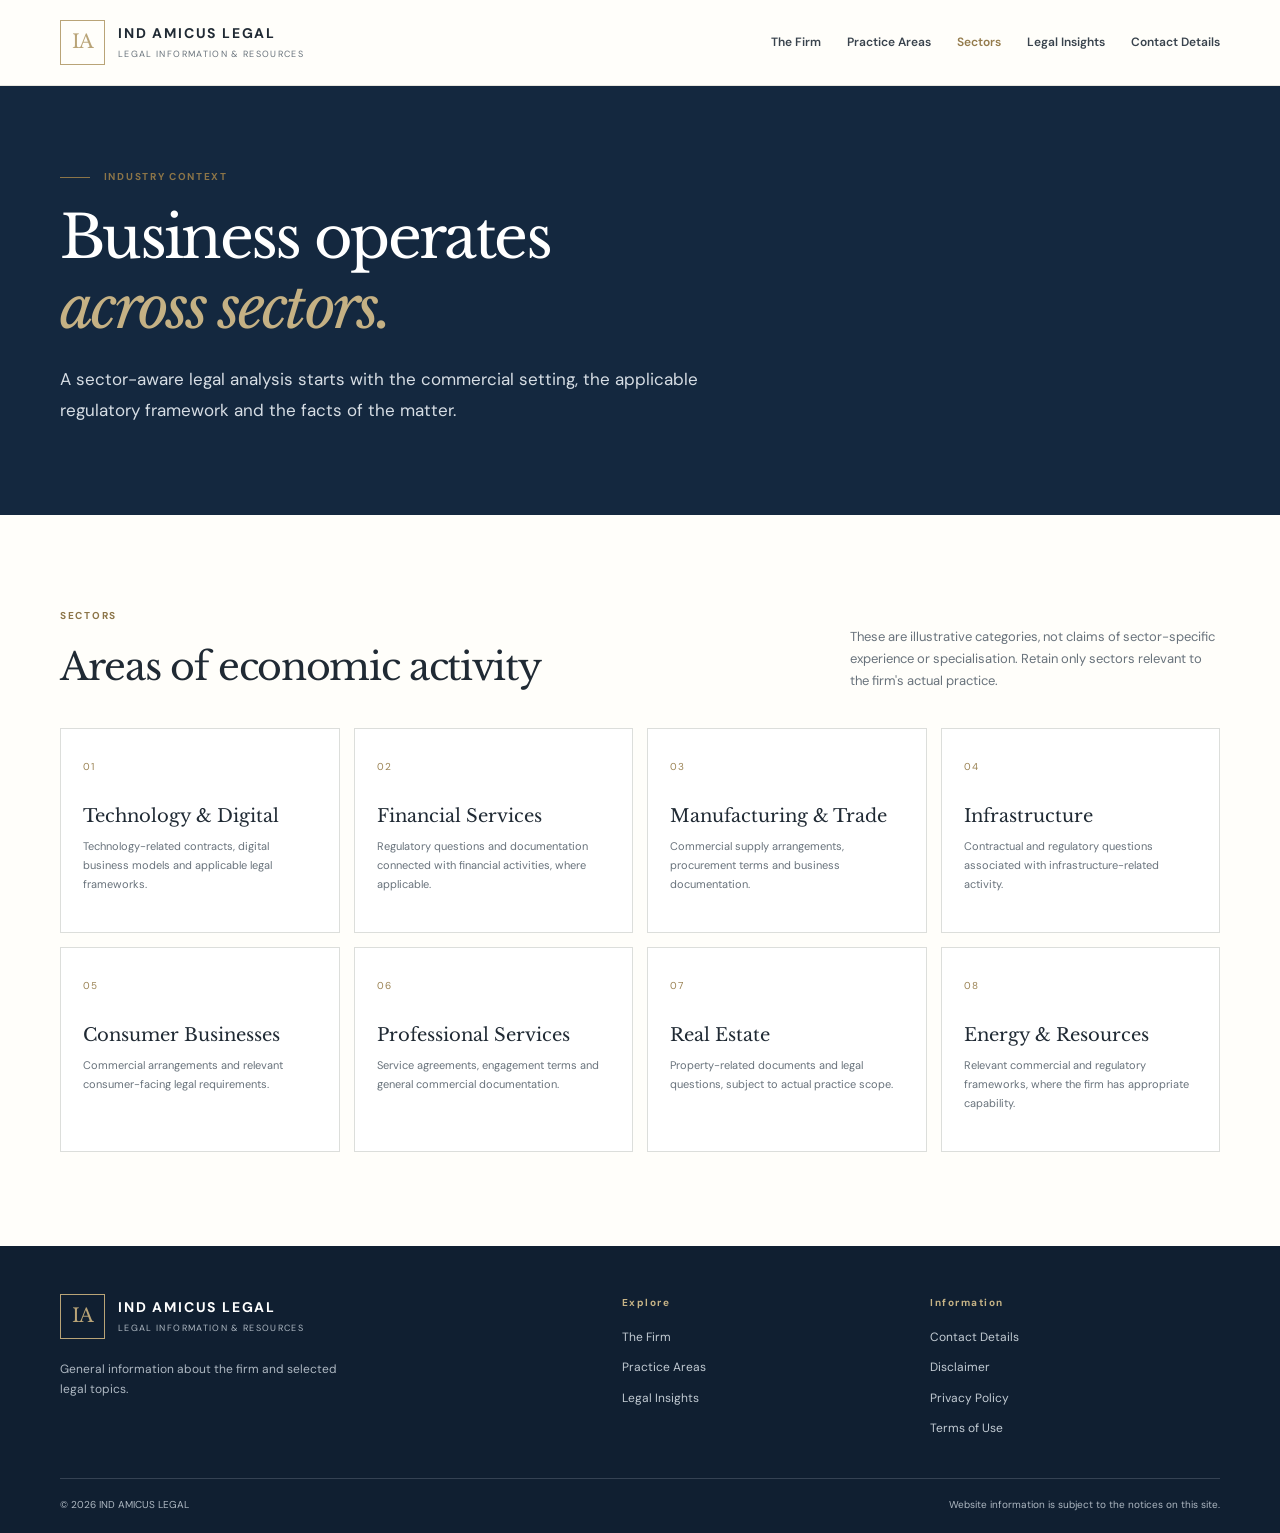
<file: sectors.html>
<!doctype html>
<html lang="en"><head><meta charset="utf-8"><meta name="viewport" content="width=device-width, initial-scale=1"><meta name="description" content="Industry sectors referenced for general informational purposes by IND AMICUS LEGAL."><title>Sectors | IND AMICUS LEGAL</title><link rel="stylesheet" href="assets/styles.css"><script defer src="assets/site.js"></script></head>
<body><a class="skip-link" href="#main">Skip to content</a><header class="site-header"><div class="container header-inner"><a class="brand" href="index.html"><span class="brand-mark">IA</span><span class="brand-copy"><strong>IND AMICUS LEGAL</strong><small>LEGAL INFORMATION &amp; RESOURCES</small></span></a><button class="nav-toggle" aria-expanded="false" aria-controls="primary-nav" aria-label="Open navigation"><span></span><span></span><span></span></button><nav id="primary-nav" class="primary-nav" aria-label="Primary navigation"><a href="firm.html">The Firm</a><a href="practice-areas.html">Practice Areas</a><a href="sectors.html" aria-current="page">Sectors</a><a href="insights.html">Legal Insights</a><a href="contact.html">Contact Details</a></nav></div></header>
<main id="main"><section class="page-hero"><div class="container"><p class="eyebrow"><span class="eyebrow-line"></span> INDUSTRY CONTEXT</p><h1>Business operates<br><em>across sectors.</em></h1><p class="hero-lede">A sector-aware legal analysis starts with the commercial setting, the applicable regulatory framework and the facts of the matter.</p></div></section>
<section class="section-pad"><div class="container"><div class="section-heading"><div><p class="eyebrow">SECTORS</p><h2>Areas of economic activity</h2></div><p class="section-note">These are illustrative categories, not claims of sector-specific experience or specialisation. Retain only sectors relevant to the firm's actual practice.</p></div><div class="sector-grid">
<div class="sector-card"><span>01</span><h3>Technology &amp; Digital</h3><p>Technology-related contracts, digital business models and applicable legal frameworks.</p></div>
<div class="sector-card"><span>02</span><h3>Financial Services</h3><p>Regulatory questions and documentation connected with financial activities, where applicable.</p></div>
<div class="sector-card"><span>03</span><h3>Manufacturing &amp; Trade</h3><p>Commercial supply arrangements, procurement terms and business documentation.</p></div>
<div class="sector-card"><span>04</span><h3>Infrastructure</h3><p>Contractual and regulatory questions associated with infrastructure-related activity.</p></div>
<div class="sector-card"><span>05</span><h3>Consumer Businesses</h3><p>Commercial arrangements and relevant consumer-facing legal requirements.</p></div>
<div class="sector-card"><span>06</span><h3>Professional Services</h3><p>Service agreements, engagement terms and general commercial documentation.</p></div>
<div class="sector-card"><span>07</span><h3>Real Estate</h3><p>Property-related documents and legal questions, subject to actual practice scope.</p></div>
<div class="sector-card"><span>08</span><h3>Energy &amp; Resources</h3><p>Relevant commercial and regulatory frameworks, where the firm has appropriate capability.</p></div>
</div></div></section></main>
<footer class="site-footer"><div class="container footer-top"><div class="footer-brand"><a class="brand brand-light" href="index.html"><span class="brand-mark">IA</span><span class="brand-copy"><strong>IND AMICUS LEGAL</strong><small>LEGAL INFORMATION &amp; RESOURCES</small></span></a><p>General information about the firm and selected legal topics.</p></div><div class="footer-links"><strong>Explore</strong><a href="firm.html">The Firm</a><a href="practice-areas.html">Practice Areas</a><a href="insights.html">Legal Insights</a></div><div class="footer-links"><strong>Information</strong><a href="contact.html">Contact Details</a><a href="disclaimer.html">Disclaimer</a><a href="privacy.html">Privacy Policy</a><a href="terms.html">Terms of Use</a></div></div><div class="container footer-bottom"><span>© <span data-year></span> IND AMICUS LEGAL</span><span>Website information is subject to the notices on this site.</span></div></footer></body></html>
</file>
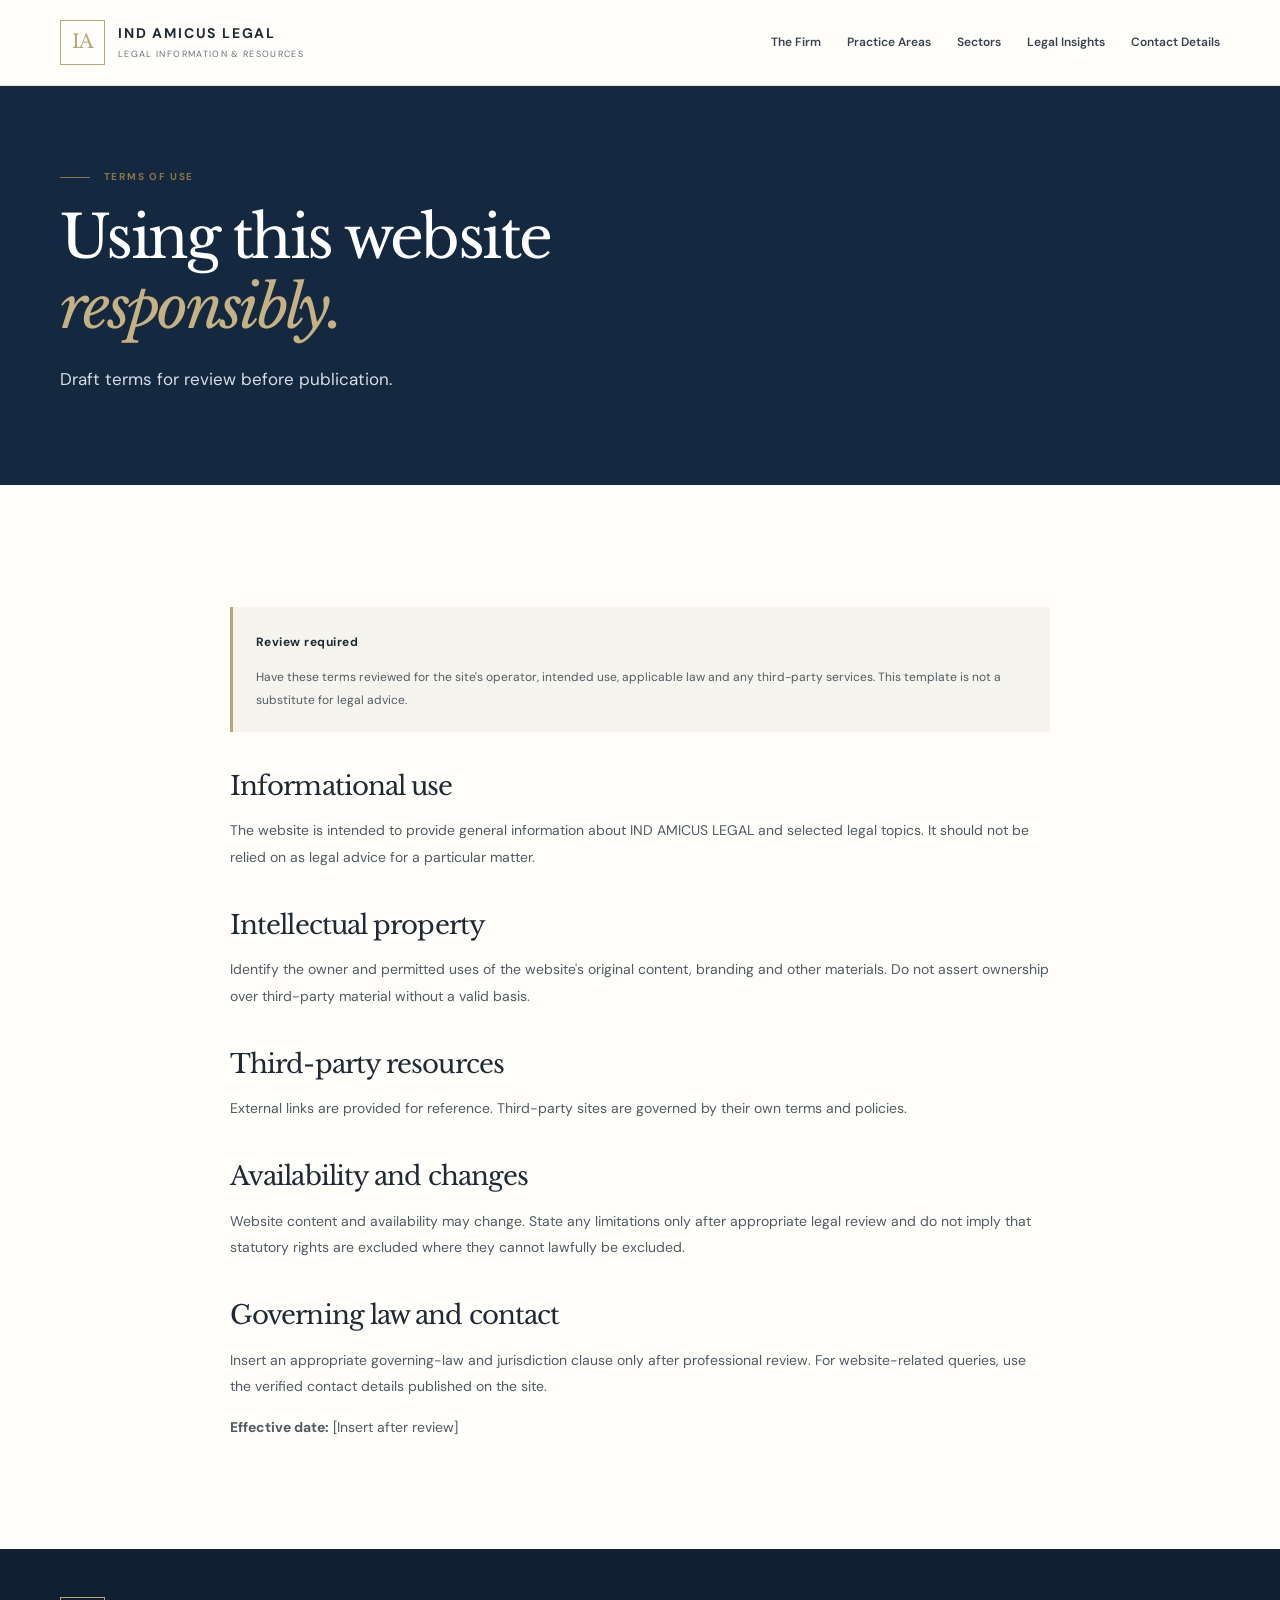
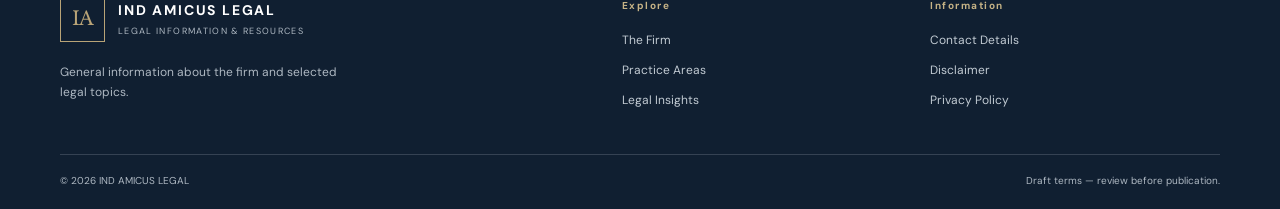
<file: terms.html>
<!doctype html>
<html lang="en"><head><meta charset="utf-8"><meta name="viewport" content="width=device-width, initial-scale=1"><meta name="description" content="Draft terms of use for the IND AMICUS LEGAL website."><title>Terms of Use | IND AMICUS LEGAL</title><link rel="stylesheet" href="assets/styles.css"><script defer src="assets/site.js"></script></head>
<body><a class="skip-link" href="#main">Skip to content</a><header class="site-header"><div class="container header-inner"><a class="brand" href="index.html"><span class="brand-mark">IA</span><span class="brand-copy"><strong>IND AMICUS LEGAL</strong><small>LEGAL INFORMATION &amp; RESOURCES</small></span></a><button class="nav-toggle" aria-expanded="false" aria-controls="primary-nav" aria-label="Open navigation"><span></span><span></span><span></span></button><nav id="primary-nav" class="primary-nav" aria-label="Primary navigation"><a href="firm.html">The Firm</a><a href="practice-areas.html">Practice Areas</a><a href="sectors.html">Sectors</a><a href="insights.html">Legal Insights</a><a href="contact.html">Contact Details</a></nav></div></header>
<main id="main"><section class="page-hero"><div class="container"><p class="eyebrow"><span class="eyebrow-line"></span> TERMS OF USE</p><h1>Using this website<br><em>responsibly.</em></h1><p class="hero-lede">Draft terms for review before publication.</p></div></section><section class="section-pad"><div class="container narrow prose"><div class="note-panel"><strong>Review required</strong><p>Have these terms reviewed for the site's operator, intended use, applicable law and any third-party services. This template is not a substitute for legal advice.</p></div><h2>Informational use</h2><p>The website is intended to provide general information about IND AMICUS LEGAL and selected legal topics. It should not be relied on as legal advice for a particular matter.</p><h2>Intellectual property</h2><p>Identify the owner and permitted uses of the website's original content, branding and other materials. Do not assert ownership over third-party material without a valid basis.</p><h2>Third-party resources</h2><p>External links are provided for reference. Third-party sites are governed by their own terms and policies.</p><h2>Availability and changes</h2><p>Website content and availability may change. State any limitations only after appropriate legal review and do not imply that statutory rights are excluded where they cannot lawfully be excluded.</p><h2>Governing law and contact</h2><p>Insert an appropriate governing-law and jurisdiction clause only after professional review. For website-related queries, use the verified contact details published on the site.</p><p><strong>Effective date:</strong> [Insert after review]</p></div></section></main>
<footer class="site-footer"><div class="container footer-top"><div class="footer-brand"><a class="brand brand-light" href="index.html"><span class="brand-mark">IA</span><span class="brand-copy"><strong>IND AMICUS LEGAL</strong><small>LEGAL INFORMATION &amp; RESOURCES</small></span></a><p>General information about the firm and selected legal topics.</p></div><div class="footer-links"><strong>Explore</strong><a href="firm.html">The Firm</a><a href="practice-areas.html">Practice Areas</a><a href="insights.html">Legal Insights</a></div><div class="footer-links"><strong>Information</strong><a href="contact.html">Contact Details</a><a href="disclaimer.html">Disclaimer</a><a href="privacy.html">Privacy Policy</a></div></div><div class="container footer-bottom"><span>© <span data-year></span> IND AMICUS LEGAL</span><span>Draft terms — review before publication.</span></div></footer></body></html>
</file>
<file: assets/styles.css>
@import url('https://fonts.googleapis.com/css2?family=DM+Sans:wght@400;500;600;700&family=Libre+Baskerville:ital,wght@0,400;0,700;1,400&display=swap');
:root{--navy:#14283f;--navy-2:#203852;--brass:#b9a477;--ivory:#f6f4ee;--paper:#fffefa;--ink:#202a34;--muted:#68727b;--line:#dcdedb;--soft:#ece9e1;--max:1160px;--serif:"Libre Baskerville",Georgia,serif;--sans:"DM Sans",Arial,sans-serif}
*{box-sizing:border-box}html{scroll-behavior:smooth;scroll-padding-top:90px}body{margin:0;background:var(--paper);color:var(--ink);font-family:var(--sans);font-size:16px;line-height:1.7;-webkit-font-smoothing:antialiased}a{color:inherit;text-decoration:none}a:hover{color:#8c7548}a:focus-visible,button:focus-visible{outline:3px solid #c3a967;outline-offset:4px}.container{width:min(var(--max),calc(100% - 48px));margin-inline:auto}.skip-link{position:absolute;left:-9999px;top:8px;z-index:100;background:#fff;padding:12px}.skip-link:focus{left:8px}.site-header{height:86px;background:rgba(255,254,250,.96);border-bottom:1px solid #e9e7e0;position:sticky;top:0;z-index:50;backdrop-filter:blur(12px)}.header-inner{height:100%;display:flex;align-items:center;justify-content:space-between;gap:30px}.brand{display:flex;align-items:center;gap:13px;min-width:max-content}.brand-mark{width:45px;height:45px;display:grid;place-items:center;border:1px solid var(--brass);color:var(--brass);font-family:var(--serif);font-size:19px;letter-spacing:-1px}.brand-copy{display:flex;flex-direction:column;line-height:1.35}.brand-copy strong{font-size:14px;letter-spacing:.13em;font-weight:700}.brand-copy small{font-size:9px;letter-spacing:.15em;color:var(--muted);margin-top:5px}.primary-nav{display:flex;align-items:center;gap:26px}.primary-nav a{font-size:12px;font-weight:600;color:#39434d;white-space:nowrap}.primary-nav a[aria-current=page]{color:#947b4c}.nav-toggle{display:none;background:none;border:0;padding:8px}.nav-toggle span{display:block;width:24px;height:2px;background:var(--navy);margin:5px}
.hero{background:var(--navy);color:#fff;overflow:hidden}.hero-grid{min-height:570px;display:grid;grid-template-columns:1.06fr .94fr;align-items:center;gap:65px;padding-top:60px;padding-bottom:65px}.eyebrow{margin:0 0 19px;font-size:10px;line-height:1.4;letter-spacing:.17em;font-weight:700;color:#8c7548}.hero .eyebrow{color:#c8b78f}.eyebrow-line{display:inline-block;width:30px;height:1px;background:currentColor;vertical-align:middle;margin-right:10px}.hero h1,.page-hero h1{font-family:var(--serif);font-size:clamp(38px,5vw,63px);font-weight:400;line-height:1.18;letter-spacing:-.045em;margin:0 0 25px;max-width:680px}.hero h1 em,.page-hero h1 em,.intro h2 em{font-weight:400;color:#c5b184}.hero-lede{font-size:17px;line-height:1.8;color:#d6dde4;max-width:540px;margin:0}.hero-links{display:flex;flex-wrap:wrap;gap:28px;margin-top:34px}.text-link{font-size:12px;font-weight:700;color:#9b8251;display:inline-flex;align-items:center;gap:14px;border-bottom:1px solid #c9b78e;padding-bottom:7px}.hero .text-link{color:#e2d2aa;border-color:#8f805d}.hero .text-link-muted{color:#dce2e9;border-color:#7b8997}.hero-art{height:390px;position:relative;border:1px solid #556274;background:linear-gradient(145deg,#1d344d,#122338);overflow:hidden}.art-frame{position:absolute;inset:30px;border:1px solid #9d8a61;opacity:.8}.art-column{position:absolute;bottom:35px;width:24%;height:68%;border:1px solid #b7a476;background:linear-gradient(90deg,rgba(185,164,119,.05),rgba(185,164,119,.14),rgba(185,164,119,.02))}.art-column-one{left:23%;height:79%}.art-column-two{left:54%;height:58%}.art-arc{position:absolute;width:330px;height:330px;border:1px solid #b9a477;border-radius:50%;right:-40px;top:30px;opacity:.8}.art-caption{position:absolute;bottom:18px;left:25px;font-size:9px;letter-spacing:.2em;color:#d2c19b}.art-number{position:absolute;right:26px;bottom:12px;font-family:var(--serif);font-size:44px;color:rgba(255,255,255,.12)}
.section-pad{padding:94px 0}.intro{background:var(--ivory)}.intro-grid{display:grid;grid-template-columns:.62fr 1.38fr;gap:65px}.intro h2,.section-heading h2,.contact-strip h2,.contact-copy h2,.prose h2{font-family:var(--serif);font-weight:400;letter-spacing:-.035em;line-height:1.3}.intro h2{font-size:clamp(29px,3.6vw,43px);max-width:700px;margin:0 0 24px}.intro h2 em{color:#947b4c}.body-large{font-size:17px;color:#505b63;max-width:770px;margin:0 0 24px;line-height:1.9}.section-heading{display:flex;justify-content:space-between;align-items:end;gap:35px;margin-bottom:36px}.section-heading h2{font-size:clamp(29px,3vw,38px);margin:0}.section-note{max-width:370px;font-size:13px;color:var(--muted);margin:0}.card-grid{display:grid;gap:18px}.card-grid.three{grid-template-columns:repeat(3,1fr)}.practice-card{display:flex;flex-direction:column;min-height:290px;border:1px solid var(--line);padding:27px 25px 20px;position:relative;transition:transform .2s,border-color .2s,background .2s}.practice-card:hover{transform:translateY(-3px);border-color:var(--brass);background:#fff}.card-index{font-size:9px;letter-spacing:.16em;color:#8c7548;font-weight:700}.card-icon{position:absolute;right:25px;top:23px;color:#a68e5b}.practice-card h3{font-family:var(--serif);font-size:22px;line-height:1.4;font-weight:400;margin:36px 0 12px}.practice-card p{font-size:13px;color:var(--muted);margin:0 0 22px}.card-footer{border-top:1px solid var(--line);padding-top:15px;margin-top:auto;display:flex;justify-content:space-between;font-size:10px;font-weight:700;letter-spacing:.03em}.statement-band{background:#e9e5da;padding:74px 0;text-align:center}.statement-inner{max-width:820px}.statement-band blockquote{font-family:var(--serif);font-size:clamp(26px,4vw,42px);line-height:1.45;margin:0 auto 18px;color:#23364a}.statement-caption{font-size:11px;color:#687078}.insights-preview .section-heading{margin-bottom:24px}.insight-row{display:grid;grid-template-columns:100px 1fr 30px;gap:20px;padding:24px 0;border-top:1px solid var(--line);align-items:center}.insight-date{display:flex;flex-direction:column;color:#8b754c}.insight-date span{font-size:8px;letter-spacing:.14em;font-weight:700}.insight-date strong{font-family:var(--serif);font-size:26px;font-weight:400}.insight-main h3{font-family:var(--serif);font-weight:400;font-size:19px;margin:0 0 5px}.insight-main p{font-size:12px;color:var(--muted);margin:0}.insight-arrow{color:#9a8253}.small-note{font-size:11px;color:#777f83;line-height:1.7}.contact-strip{background:#f0eee7;padding:58px 0}.contact-strip-inner{display:flex;justify-content:space-between;align-items:center;gap:30px}.contact-strip h2{font-size:30px;margin:0 0 8px}.contact-strip p:not(.eyebrow){margin:0;color:var(--muted);font-size:13px}.outline-link{border:1px solid #a28b5a;padding:13px 18px;font-size:11px;font-weight:700;white-space:nowrap}.outline-link span{margin-left:18px}
.site-footer{background:#101f31;color:#e5e8eb;padding:48px 0 20px}.footer-top{display:grid;grid-template-columns:1.4fr .7fr .8fr;gap:55px;padding-bottom:40px}.brand-light .brand-copy strong{color:#fff}.brand-light .brand-copy small{color:#aeb8c2}.footer-brand p{font-size:12px;color:#aeb8c2;max-width:290px;margin-top:20px}.footer-links{display:flex;flex-direction:column;align-items:flex-start;gap:10px}.footer-links strong{font-size:10px;letter-spacing:.15em;color:#c6b386;margin-bottom:6px}.footer-links a{font-size:12px;color:#c2cbd3}.footer-links a:hover{color:#fff}.footer-bottom{border-top:1px solid #354253;padding-top:17px;display:flex;justify-content:space-between;gap:20px;font-size:10px;color:#aeb8c2}
.page-hero{background:var(--navy);color:white;padding:84px 0 90px}.page-hero h1{font-size:clamp(38px,5vw,59px);margin-bottom:22px}.page-hero .hero-lede{max-width:650px}.content-grid{display:grid;grid-template-columns:.5fr 1.5fr;gap:55px}.side-label{font-size:10px;letter-spacing:.16em;color:#967e4e;font-weight:700}.prose{max-width:780px}.prose h2{font-size:26px;margin:38px 0 14px}.prose h2:first-child{margin-top:0}.prose p,.prose li{color:#505b63;font-size:14px;line-height:1.9}.prose ul{padding-left:22px}.note-panel{background:var(--ivory);border-left:3px solid var(--brass);padding:20px 23px;margin:28px 0}.note-panel strong{font-size:12px;letter-spacing:.04em}.note-panel p,.note-panel li{font-size:12px;margin-bottom:0}.practice-detail-list{max-width:1000px}.practice-detail{display:grid;grid-template-columns:100px 1fr;gap:35px;padding:36px 0;border-bottom:1px solid var(--line);scroll-margin-top:110px}.practice-detail:first-child{padding-top:0}.detail-number{font-family:var(--serif);font-size:36px;color:#b9a477}.practice-detail h2{font-family:var(--serif);font-weight:400;font-size:30px;line-height:1.35;margin:0 0 14px}.practice-detail p,.practice-detail li{font-size:14px;color:#505b63;line-height:1.9}.practice-detail ul{padding-left:20px}.sector-grid{display:grid;grid-template-columns:repeat(4,1fr);gap:14px}.sector-card{border:1px solid var(--line);padding:22px;min-height:205px;background:#fff}.sector-card span{font-size:10px;color:#9a8253;letter-spacing:.12em}.sector-card h3{font-family:var(--serif);font-size:18px;font-weight:400;line-height:1.4;margin:26px 0 8px}.sector-card p{font-size:11px;line-height:1.7;color:var(--muted);margin:0}.insights-layout{display:grid;grid-template-columns:1.4fr .6fr;gap:80px}.insights-sidebar{border-left:1px solid var(--line);padding-left:30px}.topic-link{display:flex;justify-content:space-between;padding:15px 0;border-bottom:1px solid var(--line);font-family:var(--serif);font-size:14px}.contact-grid{display:grid;grid-template-columns:1.1fr .9fr;gap:80px}.contact-copy h2{font-size:32px;margin:0 0 15px}.contact-copy>p:not(.eyebrow){font-size:14px;color:var(--muted);max-width:520px}.contact-item{display:flex;flex-direction:column;border-bottom:1px solid var(--line);padding:17px 0}.contact-item span{font-size:9px;letter-spacing:.15em;color:#967e4e;font-weight:700}.contact-item strong{font-size:14px;font-weight:500;margin-top:5px}.contact-aside{background:var(--navy);color:#fff;padding:32px;align-self:start}.aside-monogram{width:64px;height:64px;border:1px solid var(--brass);display:grid;place-items:center;font-family:var(--serif);font-size:23px;color:#c8b78f;margin-bottom:36px}.contact-aside h3{font-family:var(--serif);font-size:23px;font-weight:400;line-height:1.5;margin:0 0 15px}.contact-aside p:not(.eyebrow){font-size:12px;color:#d4dbe2;line-height:1.9}.contact-aside .text-link{margin-top:14px}.narrow{max-width:820px;margin-inline:auto}
@media(max-width:1000px){.primary-nav{gap:14px}.primary-nav a{font-size:11px}.hero-grid{gap:35px}.hero-art{height:340px}.sector-grid{grid-template-columns:repeat(2,1fr)}.contact-grid{gap:40px}.insights-layout{gap:40px}}
@media(max-width:780px){.container{width:min(var(--max),calc(100% - 36px))}.site-header{height:76px}.brand-mark{width:40px;height:40px}.brand-copy strong{font-size:12px}.brand-copy small{font-size:8px}.nav-toggle{display:block;cursor:pointer}.primary-nav{display:none;position:absolute;top:75px;left:0;right:0;padding:18px 24px 24px;background:var(--paper);border-bottom:1px solid var(--line);box-shadow:0 12px 20px #13263c12;flex-direction:column;align-items:flex-start;gap:0}.primary-nav.is-open{display:flex}.primary-nav a{font-size:13px;width:100%;padding:12px 0;border-bottom:1px solid #eeece6}.hero-grid{grid-template-columns:1fr;padding-top:58px;padding-bottom:55px;gap:42px}.hero h1{font-size:clamp(38px,10vw,55px)}.hero-art{height:290px}.art-arc{width:260px;height:260px}.section-pad{padding:66px 0}.intro-grid{grid-template-columns:1fr;gap:18px}.intro h2{font-size:34px}.section-heading{align-items:flex-start;flex-direction:column;gap:18px}.card-grid.three{grid-template-columns:1fr}.practice-card{min-height:240px}.practice-card h3{margin-top:25px}.statement-band{padding:60px 0}.insight-row{grid-template-columns:65px 1fr 16px;gap:12px}.insight-main h3{font-size:16px}.contact-strip-inner{align-items:flex-start;flex-direction:column}.footer-top{grid-template-columns:1fr 1fr;gap:32px}.footer-brand{grid-column:1/-1}.footer-bottom{flex-direction:column;gap:6px}.page-hero{padding:65px 0}.content-grid{grid-template-columns:1fr;gap:18px}.practice-detail{grid-template-columns:45px 1fr;gap:18px}.practice-detail h2{font-size:25px}.insights-layout,.contact-grid{grid-template-columns:1fr;gap:40px}.insights-sidebar{border-left:0;border-top:1px solid var(--line);padding:25px 0 0}.contact-aside{padding:26px}.sector-grid{grid-template-columns:repeat(2,1fr)}}
@media(max-width:420px){.container{width:calc(100% - 30px)}.brand{gap:9px}.brand-mark{width:36px;height:36px}.brand-copy strong{font-size:10px;letter-spacing:.1em}.brand-copy small{font-size:7px;letter-spacing:.11em}.hero-links{gap:20px}.hero-art{height:245px}.sector-grid{grid-template-columns:1fr}.sector-card{min-height:160px}.footer-top{grid-template-columns:1fr}.footer-brand{grid-column:auto}.footer-links{gap:8px}.practice-detail{grid-template-columns:32px 1fr;gap:12px}.detail-number{font-size:26px}.insight-date strong{font-size:22px}}
@media(prefers-reduced-motion:reduce){*,*::before,*::after{scroll-behavior:auto!important;transition:none!important;animation:none!important}}
</file>
